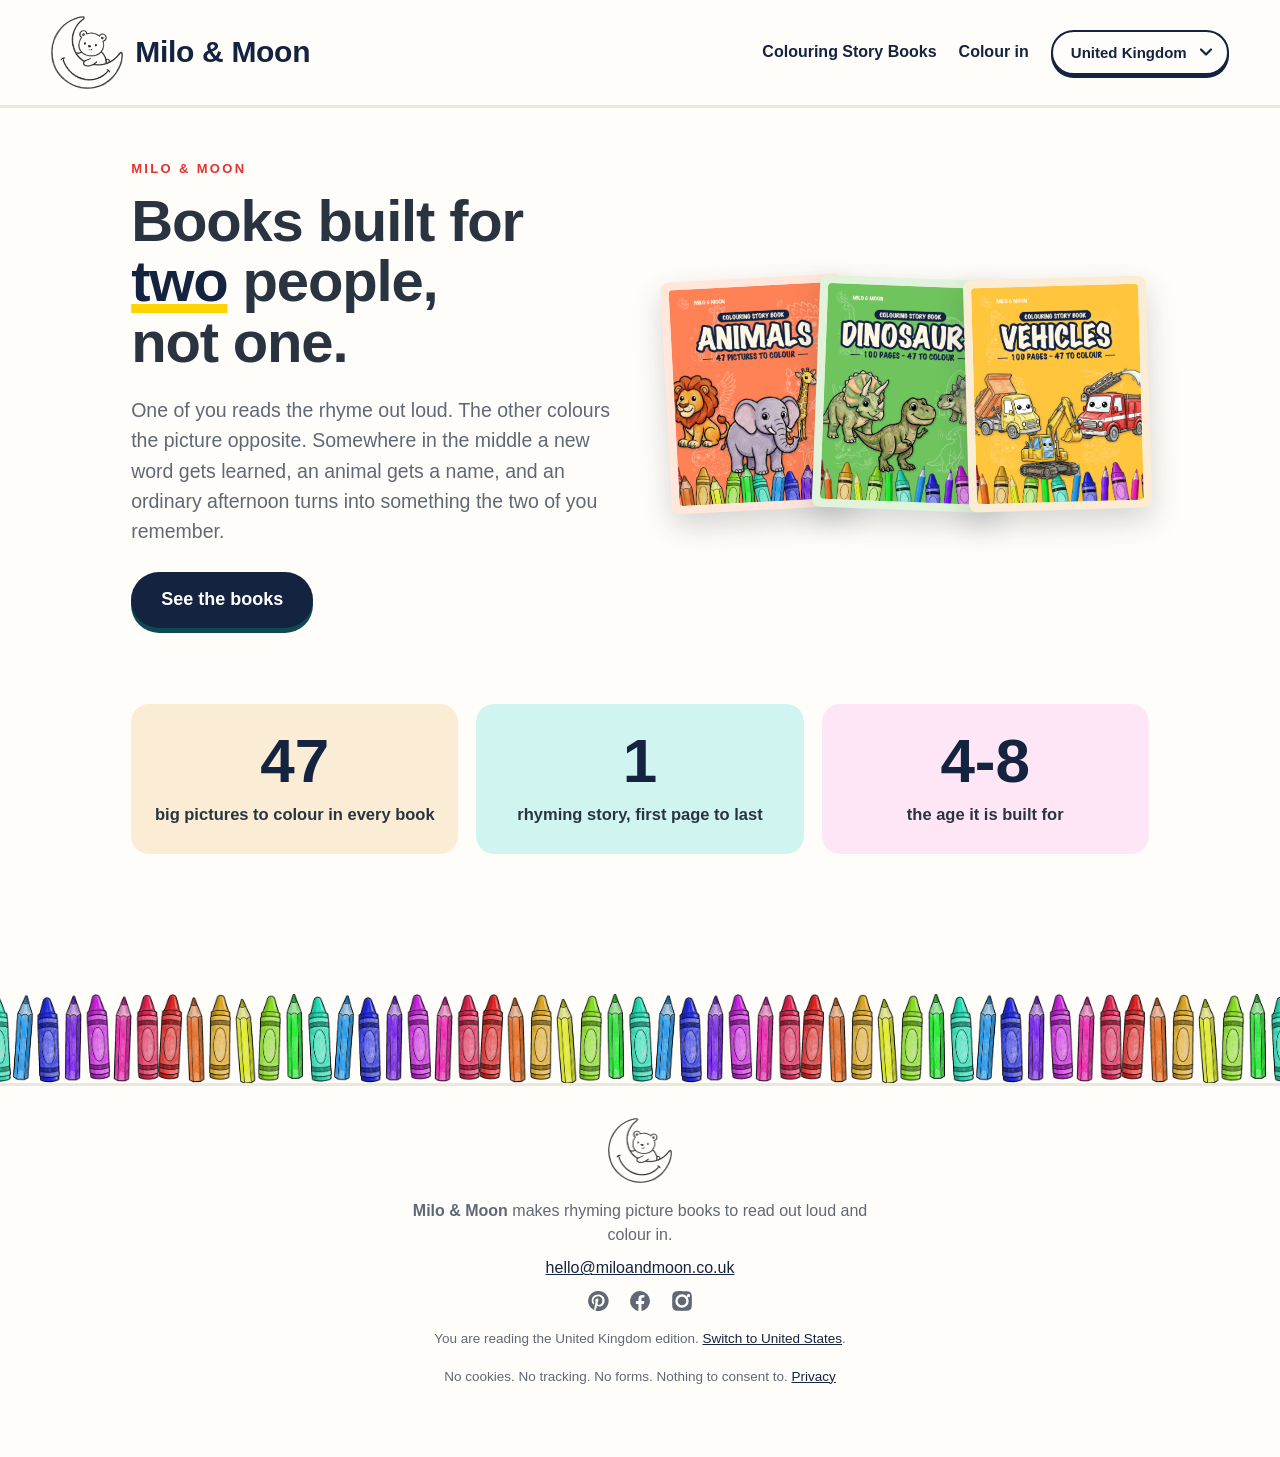
<file: index.html>
<!doctype html>
<html lang="en-GB">
<head>
<meta charset="utf-8">
<meta name="viewport" content="width=device-width, initial-scale=1">
<title>Milo &amp; Moon — picture books to read out loud and colour in</title>
<meta name="description" content="Rhyming picture books to read out loud and colour in, for children aged 4 to 8. One continuous story, 47 big pictures, one subject a page.">
<link rel="canonical" href="https://miloandmoon.co.uk/">
<link rel="alternate" hreflang="en-GB" href="https://miloandmoon.co.uk/">
<link rel="alternate" hreflang="en-US" href="https://miloandmoon.co.uk/us/">
<link rel="alternate" hreflang="x-default" href="https://miloandmoon.co.uk/">
<meta property="og:type" content="website">
<meta property="og:site_name" content="Milo &amp; Moon">
<meta property="og:locale" content="en_GB">
<meta property="og:title" content="Milo &amp; Moon — picture books to read out loud and colour in">
<meta property="og:description" content="Rhyming picture books to read out loud and colour in, for children aged 4 to 8. One continuous story, 47 big pictures, one subject a page.">
<meta property="og:url" content="https://miloandmoon.co.uk/">
<meta property="og:image" content="https://miloandmoon.co.uk/brand/share.png">
<meta name="twitter:card" content="summary_large_image">
<meta name="twitter:image" content="https://miloandmoon.co.uk/brand/share.png">
<link rel="stylesheet" href="/style.css?v=e9f7b842">
<link rel="icon" href="/favicon.ico" sizes="any">
<link rel="icon" href="/favicon-32.png" type="image/png" sizes="32x32">
<link rel="apple-touch-icon" href="/apple-touch-icon.png">
<script type="application/ld+json">{"@context": "https://schema.org", "@type": "Organization", "name": "Milo & Moon", "url": "https://miloandmoon.co.uk/", "logo": "https://miloandmoon.co.uk/brand/logo.png", "email": "hello@miloandmoon.co.uk", "description": "Publisher of rhyming colouring story books for children aged 4 to 8."}</script>
</head>
<body style="--field:#FBECD5">
<a class="skip" href="#main">Skip to content</a>
<header class="site">
  <a class="brand" href="/">
    <img src="/brand/logo.png" alt="" width="515" height="520">
    <span>Milo &amp; Moon</span>
  </a>
  <nav>
    <a href="/colouring-story-books/">Colouring Story Books</a>
    <a href="/colours/">Colour in</a>
    <label class="lang">
      <span class="vh">Edition</span>
      <select onchange="location.href=this.value"><option value="/" selected>United Kingdom</option><option value="/us/">United States</option></select>
    </label>
  </nav>
</header>
<main id="main">

  <section class="hero">
    <div class="hero-copy">
      <p class="eyebrow">Milo &amp; Moon</p>
      <h1>Books built for <em>two</em> people, not one.</h1>
      <p class="lede">One of you reads the rhyme out loud. The other colours the picture opposite. Somewhere in the middle a new word gets learned, an animal gets a name, and an ordinary afternoon turns into something the two of you remember.</p>
      <a class="cta" href="/colouring-story-books/">See the books</a>
    </div>
    <div class="fan">
      <a class="fanned" href="/books/animals/"
         style="--tilt:-3.0deg;--field:#FFE7DC">
        <img src="/books/animals/cover-uk.png"
             alt="Animals, a colouring story book"
             width="900" height="1165">
      </a>
      <a class="fanned" href="/books/dinosaurs/"
         style="--tilt:2.2deg;--field:#E2F3DC">
        <img src="/books/dinosaurs/cover-uk.png"
             alt="Dinosaurs, a colouring story book"
             width="900" height="1165">
      </a>
      <a class="fanned" href="/books/vehicles/"
         style="--tilt:-1.6deg;--field:#FBECD5">
        <img src="/books/vehicles/cover-uk.png"
             alt="Vehicles, a colouring story book"
             width="900" height="1165">
      </a></div>
  </section>

  <section class="pitch">
    <div class="bit"><span class="num">47</span><p>big pictures to colour in every book</p></div>
    <div class="bit"><span class="num">1</span><p>rhyming story, first page to last</p></div>
    <div class="bit"><span class="num">4-8</span><p>the age it is built for</p></div>
  </section>

</main>
<div class="crayons" role="presentation"></div>
<footer class="site">
  <img src="/brand/logo.png" alt="" width="515" height="520">
  <p><strong>Milo &amp; Moon</strong> makes rhyming picture books to read out loud and colour in.</p>
  <p><a href="mailto:hello@miloandmoon.co.uk">hello@miloandmoon.co.uk</a></p>
  <p class="social"><a href="https://www.pinterest.co.uk/miloandmoonbooks/" rel="me noopener" aria-label="Pinterest" title="Pinterest"><svg viewBox="0 0 24 24" width="24" height="24" aria-hidden="true"><path fill="currentColor" d="M12 2a10 10 0 0 0-3.6 19.3c-.1-.8-.2-2 0-2.9l1.2-5.1s-.3-.6-.3-1.5c0-1.4.8-2.4 1.8-2.4.9 0 1.3.6 1.3 1.4 0 .9-.5 2.2-.8 3.4-.2 1 .5 1.8 1.5 1.8 1.8 0 3.2-1.9 3.2-4.7 0-2.4-1.8-4.1-4.3-4.1-2.9 0-4.6 2.2-4.6 4.5 0 .9.3 1.8.8 2.3.1.1.1.2.1.3l-.3 1.1c0 .2-.1.2-.3.1-1.3-.6-2-2.4-2-3.9 0-3.2 2.3-6.1 6.7-6.1 3.5 0 6.2 2.5 6.2 5.8 0 3.5-2.2 6.3-5.2 6.3-1 0-2-.5-2.3-1.2l-.6 2.4c-.2.9-.8 2-1.2 2.6A10 10 0 1 0 12 2z"/></svg></a><a href="https://www.facebook.com/miloandmoonbooks" rel="me noopener" aria-label="Facebook" title="Facebook"><svg viewBox="0 0 24 24" width="24" height="24" aria-hidden="true"><path fill="currentColor" d="M22 12a10 10 0 1 0-11.6 9.9v-7H7.9V12h2.5V9.8c0-2.5 1.5-3.9 3.8-3.9 1.1 0 2.2.2 2.2.2v2.5h-1.3c-1.2 0-1.6.8-1.6 1.6V12h2.8l-.4 2.9h-2.4v7A10 10 0 0 0 22 12z"/></svg></a><a href="https://www.instagram.com/miloandmoonbooks/" rel="me noopener" aria-label="Instagram" title="Instagram"><svg viewBox="0 0 24 24" width="24" height="24" aria-hidden="true"><path fill="currentColor" d="M12 2.2c3.2 0 3.6 0 4.9.1 3.3.1 4.8 1.7 4.9 4.9.1 1.3.1 1.7.1 4.8s0 3.6-.1 4.9c-.1 3.2-1.7 4.8-4.9 4.9-1.3.1-1.7.1-4.9.1s-3.6 0-4.9-.1c-3.2-.1-4.8-1.7-4.9-4.9C2.2 15.6 2.2 15.2 2.2 12s0-3.6.1-4.9c.1-3.2 1.7-4.8 4.9-4.9 1.3-.1 1.7-.1 4.8-.1zm0 3.1a6.7 6.7 0 1 0 0 13.4 6.7 6.7 0 0 0 0-13.4zm0 11a4.3 4.3 0 1 1 0-8.6 4.3 4.3 0 0 1 0 8.6zm6.9-11.2a1.6 1.6 0 1 0 0 3.1 1.6 1.6 0 0 0 0-3.1z"/></svg></a></p>
  <p class="fine">You are reading the United Kingdom edition.
     <a href="/us/">Switch to United States</a>.</p>
  <p class="fine">No cookies. No tracking. No forms. Nothing to consent to.
     <a href="/privacy/">Privacy</a></p>
</footer>
</body>
</html>
</file>
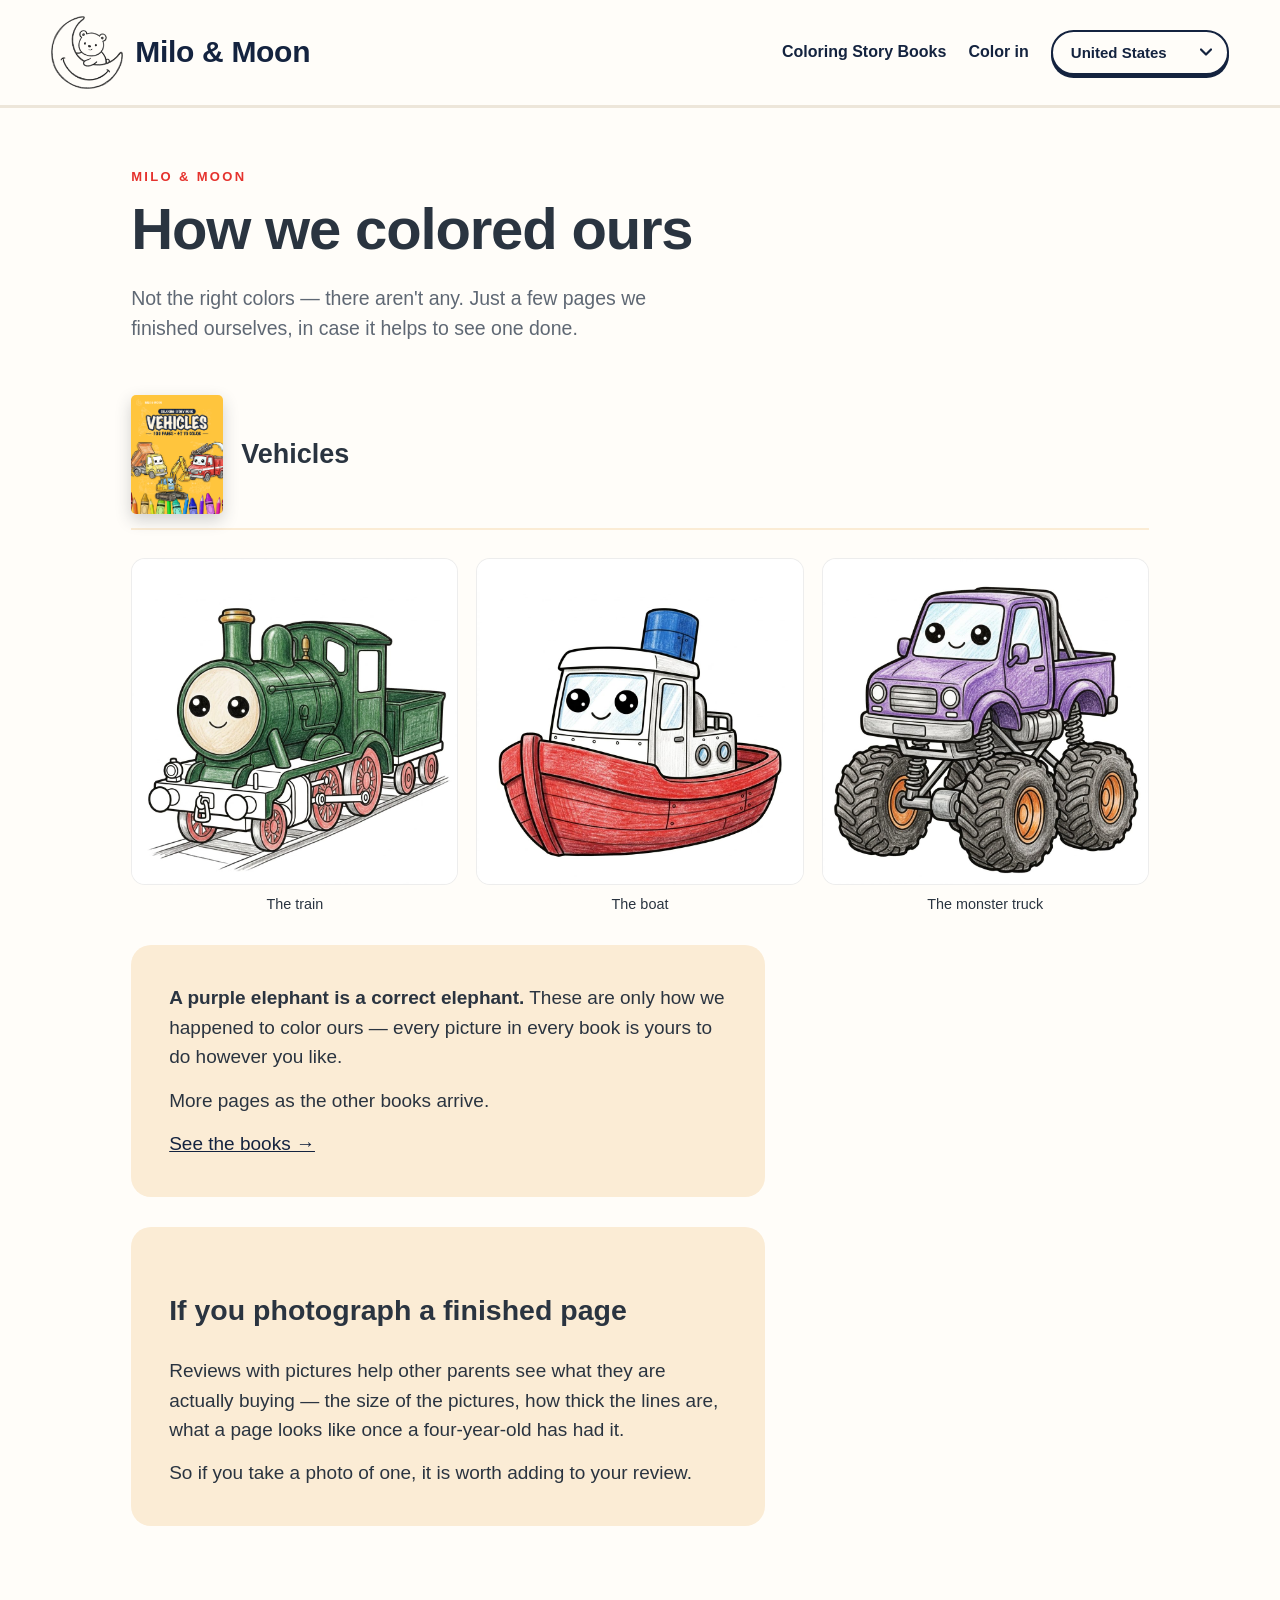
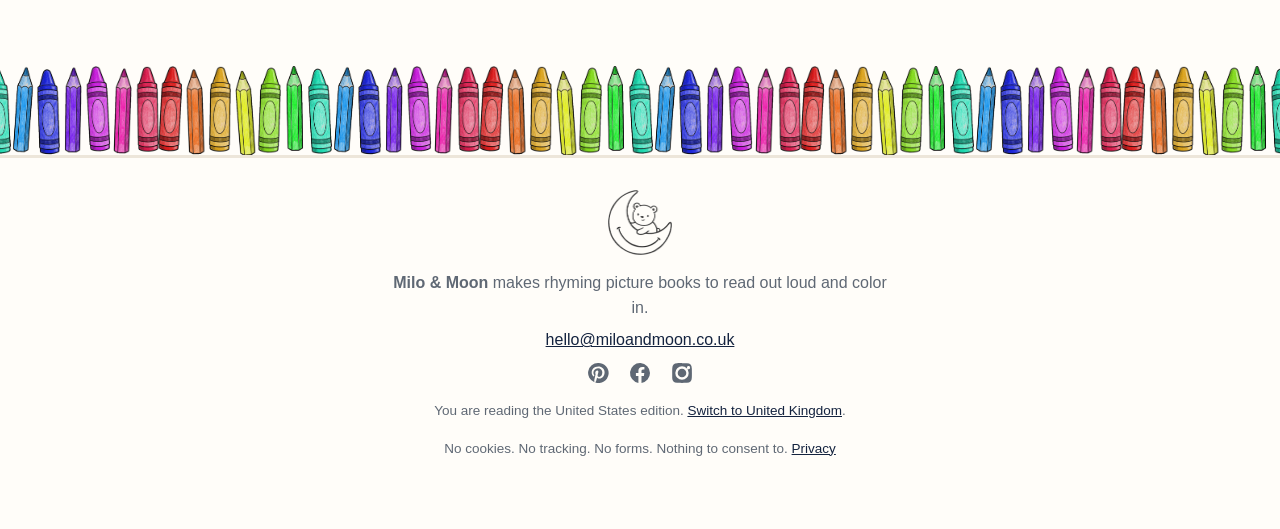
<file: colors/index.html>
<!doctype html>
<html lang="en-US">
<head>
<meta charset="utf-8">
<meta name="viewport" content="width=device-width, initial-scale=1">
<title>How we colored ours — Milo &amp; Moon</title>
<meta name="description" content="A few pages we finished ourselves — not the right colors, there aren&#x27;t any.">
<link rel="canonical" href="https://miloandmoon.co.uk/colors/">
<link rel="alternate" hreflang="en-GB" href="https://miloandmoon.co.uk/colours/">
<link rel="alternate" hreflang="en-US" href="https://miloandmoon.co.uk/colors/">
<link rel="alternate" hreflang="x-default" href="https://miloandmoon.co.uk/colours/">
<meta property="og:type" content="website">
<meta property="og:site_name" content="Milo &amp; Moon">
<meta property="og:locale" content="en_US">
<meta property="og:title" content="How we colored ours — Milo &amp; Moon">
<meta property="og:description" content="A few pages we finished ourselves — not the right colors, there aren&#x27;t any.">
<meta property="og:url" content="https://miloandmoon.co.uk/colors/">
<meta property="og:image" content="https://miloandmoon.co.uk/brand/share.png">
<meta name="twitter:card" content="summary_large_image">
<meta name="twitter:image" content="https://miloandmoon.co.uk/brand/share.png">
<link rel="stylesheet" href="/style.css?v=e9f7b842">
<link rel="icon" href="/favicon.ico" sizes="any">
<link rel="icon" href="/favicon-32.png" type="image/png" sizes="32x32">
<link rel="apple-touch-icon" href="/apple-touch-icon.png">

</head>
<body style="--field:#FBECD5">
<a class="skip" href="#main">Skip to content</a>
<header class="site">
  <a class="brand" href="/us/">
    <img src="/brand/logo.png" alt="" width="515" height="520">
    <span>Milo &amp; Moon</span>
  </a>
  <nav>
    <a href="/us/coloring-story-books/">Coloring Story Books</a>
    <a href="/colors/">Color in</a>
    <label class="lang">
      <span class="vh">Edition</span>
      <select onchange="location.href=this.value"><option value="/colours/">United Kingdom</option><option value="/colors/" selected>United States</option></select>
    </label>
  </nav>
</header>
<main id="main">

  <section class="pagehead">
    <p class="eyebrow">Milo &amp; Moon</p>
    <h1>How we colored ours</h1>
    <p class="lede">Not the right colors &mdash; there aren't any. Just a few
       pages we finished ourselves, in case it helps to see one done.</p>
  </section>
  <section class="bookgroup">
    <div class="bookgroup-head">
      <img class="bookgroup-cover" src="/books/vehicles/cover-us.png"
           alt="The cover of Vehicles" width="150" height="194" loading="lazy">
      <h2>Vehicles</h2>
    </div>
    <div class="finished">
      <figure>
        <img src="/brand/finished-train.jpg" alt="A green steam train from Vehicles, colored in"
             width="520" height="520" loading="lazy">
        <figcaption>The train</figcaption>
      </figure>
      <figure>
        <img src="/brand/finished-boat.jpg" alt="A red tug boat from Vehicles, colored in"
             width="520" height="520" loading="lazy">
        <figcaption>The boat</figcaption>
      </figure>
      <figure>
        <img src="/brand/finished-monster-truck.jpg" alt="A purple monster truck from Vehicles, colored in"
             width="520" height="520" loading="lazy">
        <figcaption>The monster truck</figcaption>
      </figure>
    </div>
  </section>
  <section class="soon">
    <p><strong>A purple elephant is a correct elephant.</strong> These are only
       how we happened to color ours &mdash; every picture in every book is
       yours to do however you like.</p>
    <p>More pages as the other books arrive.</p>
    <p><a href="/us/coloring-story-books/">See the books &rarr;</a></p>
  </section>
  <section class="soon">
    <h2>If you photograph a finished page</h2>
    <p>Reviews with pictures help other parents see what they are actually
       buying &mdash; the size of the pictures, how thick the lines are, what a
       page looks like once a four-year-old has had it.</p>
    <p>So if you take a photo of one, it is worth adding to your review.</p>
  </section>

</main>
<div class="crayons" role="presentation"></div>
<footer class="site">
  <img src="/brand/logo.png" alt="" width="515" height="520">
  <p><strong>Milo &amp; Moon</strong> makes rhyming picture books to read out loud and color in.</p>
  <p><a href="mailto:hello@miloandmoon.co.uk">hello@miloandmoon.co.uk</a></p>
  <p class="social"><a href="https://www.pinterest.co.uk/miloandmoonbooks/" rel="me noopener" aria-label="Pinterest" title="Pinterest"><svg viewBox="0 0 24 24" width="24" height="24" aria-hidden="true"><path fill="currentColor" d="M12 2a10 10 0 0 0-3.6 19.3c-.1-.8-.2-2 0-2.9l1.2-5.1s-.3-.6-.3-1.5c0-1.4.8-2.4 1.8-2.4.9 0 1.3.6 1.3 1.4 0 .9-.5 2.2-.8 3.4-.2 1 .5 1.8 1.5 1.8 1.8 0 3.2-1.9 3.2-4.7 0-2.4-1.8-4.1-4.3-4.1-2.9 0-4.6 2.2-4.6 4.5 0 .9.3 1.8.8 2.3.1.1.1.2.1.3l-.3 1.1c0 .2-.1.2-.3.1-1.3-.6-2-2.4-2-3.9 0-3.2 2.3-6.1 6.7-6.1 3.5 0 6.2 2.5 6.2 5.8 0 3.5-2.2 6.3-5.2 6.3-1 0-2-.5-2.3-1.2l-.6 2.4c-.2.9-.8 2-1.2 2.6A10 10 0 1 0 12 2z"/></svg></a><a href="https://www.facebook.com/miloandmoonbooks" rel="me noopener" aria-label="Facebook" title="Facebook"><svg viewBox="0 0 24 24" width="24" height="24" aria-hidden="true"><path fill="currentColor" d="M22 12a10 10 0 1 0-11.6 9.9v-7H7.9V12h2.5V9.8c0-2.5 1.5-3.9 3.8-3.9 1.1 0 2.2.2 2.2.2v2.5h-1.3c-1.2 0-1.6.8-1.6 1.6V12h2.8l-.4 2.9h-2.4v7A10 10 0 0 0 22 12z"/></svg></a><a href="https://www.instagram.com/miloandmoonbooks/" rel="me noopener" aria-label="Instagram" title="Instagram"><svg viewBox="0 0 24 24" width="24" height="24" aria-hidden="true"><path fill="currentColor" d="M12 2.2c3.2 0 3.6 0 4.9.1 3.3.1 4.8 1.7 4.9 4.9.1 1.3.1 1.7.1 4.8s0 3.6-.1 4.9c-.1 3.2-1.7 4.8-4.9 4.9-1.3.1-1.7.1-4.9.1s-3.6 0-4.9-.1c-3.2-.1-4.8-1.7-4.9-4.9C2.2 15.6 2.2 15.2 2.2 12s0-3.6.1-4.9c.1-3.2 1.7-4.8 4.9-4.9 1.3-.1 1.7-.1 4.8-.1zm0 3.1a6.7 6.7 0 1 0 0 13.4 6.7 6.7 0 0 0 0-13.4zm0 11a4.3 4.3 0 1 1 0-8.6 4.3 4.3 0 0 1 0 8.6zm6.9-11.2a1.6 1.6 0 1 0 0 3.1 1.6 1.6 0 0 0 0-3.1z"/></svg></a></p>
  <p class="fine">You are reading the United States edition.
     <a href="/colours/">Switch to United Kingdom</a>.</p>
  <p class="fine">No cookies. No tracking. No forms. Nothing to consent to.
     <a href="/privacy/">Privacy</a></p>
</footer>
</body>
</html>
</file>
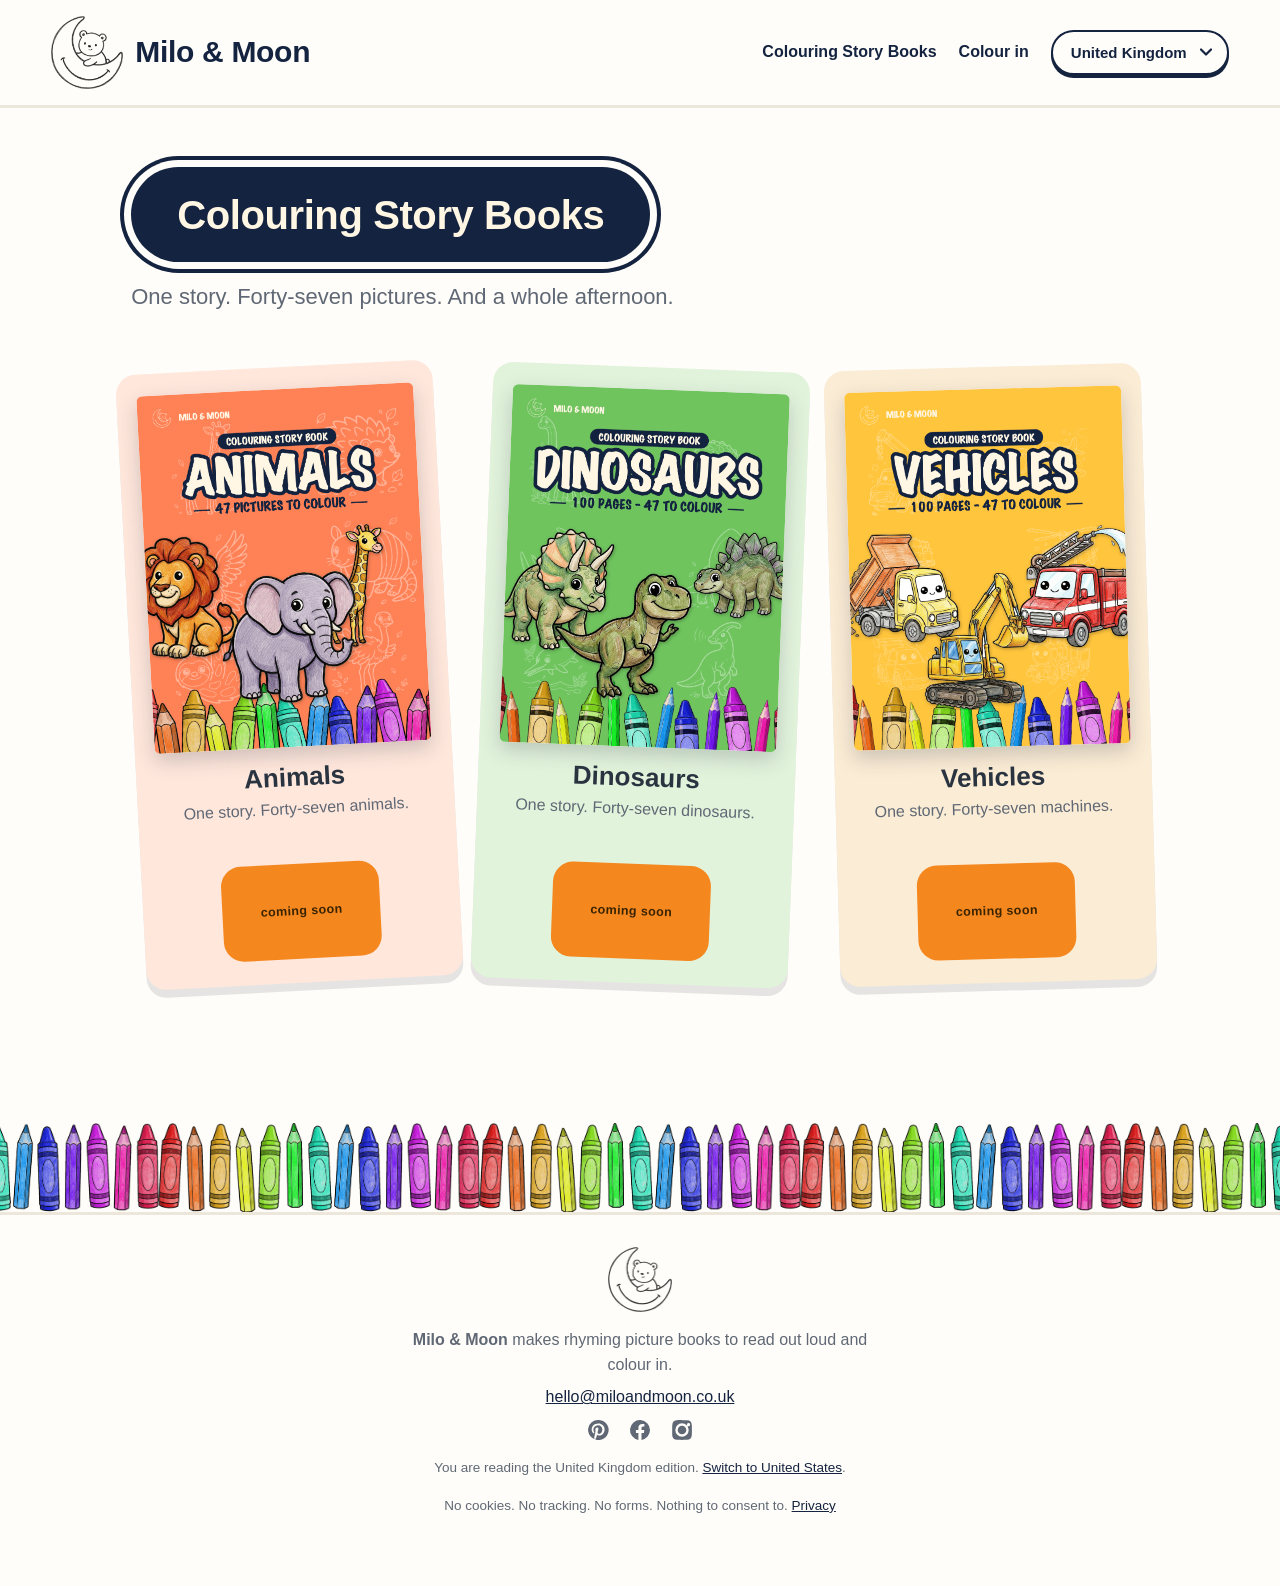
<file: colouring-story-books/index.html>
<!doctype html>
<html lang="en-GB">
<head>
<meta charset="utf-8">
<meta name="viewport" content="width=device-width, initial-scale=1">
<title>Colouring Story Books — Milo &amp; Moon</title>
<meta name="description" content="One story. Forty-seven pictures. And a whole afternoon. Every Milo &amp; Moon colouring story book: 47 big pictures to colour and one rhyming story, for ages 4 to 8.">
<link rel="canonical" href="https://miloandmoon.co.uk/colouring-story-books/">
<link rel="alternate" hreflang="en-GB" href="https://miloandmoon.co.uk/colouring-story-books/">
<link rel="alternate" hreflang="en-US" href="https://miloandmoon.co.uk/us/coloring-story-books/">
<link rel="alternate" hreflang="x-default" href="https://miloandmoon.co.uk/colouring-story-books/">
<meta property="og:type" content="website">
<meta property="og:site_name" content="Milo &amp; Moon">
<meta property="og:locale" content="en_GB">
<meta property="og:title" content="Colouring Story Books — Milo &amp; Moon">
<meta property="og:description" content="One story. Forty-seven pictures. And a whole afternoon. Every Milo &amp; Moon colouring story book: 47 big pictures to colour and one rhyming story, for ages 4 to 8.">
<meta property="og:url" content="https://miloandmoon.co.uk/colouring-story-books/">
<meta property="og:image" content="https://miloandmoon.co.uk/brand/share.png">
<meta name="twitter:card" content="summary_large_image">
<meta name="twitter:image" content="https://miloandmoon.co.uk/brand/share.png">
<link rel="stylesheet" href="/style.css?v=e9f7b842">
<link rel="icon" href="/favicon.ico" sizes="any">
<link rel="icon" href="/favicon-32.png" type="image/png" sizes="32x32">
<link rel="apple-touch-icon" href="/apple-touch-icon.png">
<script type="application/ld+json">{"@context": "https://schema.org", "@type": "ItemList", "name": "Colouring Story Books", "itemListElement": [{"@type": "ListItem", "position": 1, "url": "https://miloandmoon.co.uk/books/animals/", "name": "Animals"}, {"@type": "ListItem", "position": 2, "url": "https://miloandmoon.co.uk/books/dinosaurs/", "name": "Dinosaurs"}, {"@type": "ListItem", "position": 3, "url": "https://miloandmoon.co.uk/books/vehicles/", "name": "Vehicles"}]}</script>
</head>
<body style="--field:#FBECD5">
<a class="skip" href="#main">Skip to content</a>
<header class="site">
  <a class="brand" href="/">
    <img src="/brand/logo.png" alt="" width="515" height="520">
    <span>Milo &amp; Moon</span>
  </a>
  <nav>
    <a href="/colouring-story-books/">Colouring Story Books</a>
    <a href="/colours/">Colour in</a>
    <label class="lang">
      <span class="vh">Edition</span>
      <select onchange="location.href=this.value"><option value="/colouring-story-books/" selected>United Kingdom</option><option value="/us/coloring-story-books/">United States</option></select>
    </label>
  </nav>
</header>
<main id="main">

  <section class="pagehead">
    <p class="badge">Colouring Story Books</p>
    <p class="lede big">One story. Forty-seven pictures. And a whole afternoon.</p>
  </section>
  <section class="books">
      <a class="book" href="/books/animals/"
         style="--field:#FFE7DC;--tilt:-3.0deg">
        <span class="shelf"><img src="/books/animals/cover-uk.png"
             alt="Animals, a colouring story book"
             loading="lazy" width="900" height="1165"></span>
        <span class="meta">
          <span class="bt">Animals</span>
          <span class="bd">One story. Forty-seven animals.</span>
          <span class="market soon">coming soon</span>
        </span>
      </a>
      <a class="book" href="/books/dinosaurs/"
         style="--field:#E2F3DC;--tilt:2.2deg">
        <span class="shelf"><img src="/books/dinosaurs/cover-uk.png"
             alt="Dinosaurs, a colouring story book"
             loading="lazy" width="900" height="1165"></span>
        <span class="meta">
          <span class="bt">Dinosaurs</span>
          <span class="bd">One story. Forty-seven dinosaurs.</span>
          <span class="market soon">coming soon</span>
        </span>
      </a>
      <a class="book" href="/books/vehicles/"
         style="--field:#FBECD5;--tilt:-1.6deg">
        <span class="shelf"><img src="/books/vehicles/cover-uk.png"
             alt="Vehicles, a colouring story book"
             loading="lazy" width="900" height="1165"></span>
        <span class="meta">
          <span class="bt">Vehicles</span>
          <span class="bd">One story. Forty-seven machines.</span>
          <span class="market soon">coming soon</span>
        </span>
      </a></section>

</main>
<div class="crayons" role="presentation"></div>
<footer class="site">
  <img src="/brand/logo.png" alt="" width="515" height="520">
  <p><strong>Milo &amp; Moon</strong> makes rhyming picture books to read out loud and colour in.</p>
  <p><a href="mailto:hello@miloandmoon.co.uk">hello@miloandmoon.co.uk</a></p>
  <p class="social"><a href="https://www.pinterest.co.uk/miloandmoonbooks/" rel="me noopener" aria-label="Pinterest" title="Pinterest"><svg viewBox="0 0 24 24" width="24" height="24" aria-hidden="true"><path fill="currentColor" d="M12 2a10 10 0 0 0-3.6 19.3c-.1-.8-.2-2 0-2.9l1.2-5.1s-.3-.6-.3-1.5c0-1.4.8-2.4 1.8-2.4.9 0 1.3.6 1.3 1.4 0 .9-.5 2.2-.8 3.4-.2 1 .5 1.8 1.5 1.8 1.8 0 3.2-1.9 3.2-4.7 0-2.4-1.8-4.1-4.3-4.1-2.9 0-4.6 2.2-4.6 4.5 0 .9.3 1.8.8 2.3.1.1.1.2.1.3l-.3 1.1c0 .2-.1.2-.3.1-1.3-.6-2-2.4-2-3.9 0-3.2 2.3-6.1 6.7-6.1 3.5 0 6.2 2.5 6.2 5.8 0 3.5-2.2 6.3-5.2 6.3-1 0-2-.5-2.3-1.2l-.6 2.4c-.2.9-.8 2-1.2 2.6A10 10 0 1 0 12 2z"/></svg></a><a href="https://www.facebook.com/miloandmoonbooks" rel="me noopener" aria-label="Facebook" title="Facebook"><svg viewBox="0 0 24 24" width="24" height="24" aria-hidden="true"><path fill="currentColor" d="M22 12a10 10 0 1 0-11.6 9.9v-7H7.9V12h2.5V9.8c0-2.5 1.5-3.9 3.8-3.9 1.1 0 2.2.2 2.2.2v2.5h-1.3c-1.2 0-1.6.8-1.6 1.6V12h2.8l-.4 2.9h-2.4v7A10 10 0 0 0 22 12z"/></svg></a><a href="https://www.instagram.com/miloandmoonbooks/" rel="me noopener" aria-label="Instagram" title="Instagram"><svg viewBox="0 0 24 24" width="24" height="24" aria-hidden="true"><path fill="currentColor" d="M12 2.2c3.2 0 3.6 0 4.9.1 3.3.1 4.8 1.7 4.9 4.9.1 1.3.1 1.7.1 4.8s0 3.6-.1 4.9c-.1 3.2-1.7 4.8-4.9 4.9-1.3.1-1.7.1-4.9.1s-3.6 0-4.9-.1c-3.2-.1-4.8-1.7-4.9-4.9C2.2 15.6 2.2 15.2 2.2 12s0-3.6.1-4.9c.1-3.2 1.7-4.8 4.9-4.9 1.3-.1 1.7-.1 4.8-.1zm0 3.1a6.7 6.7 0 1 0 0 13.4 6.7 6.7 0 0 0 0-13.4zm0 11a4.3 4.3 0 1 1 0-8.6 4.3 4.3 0 0 1 0 8.6zm6.9-11.2a1.6 1.6 0 1 0 0 3.1 1.6 1.6 0 0 0 0-3.1z"/></svg></a></p>
  <p class="fine">You are reading the United Kingdom edition.
     <a href="/us/coloring-story-books/">Switch to United States</a>.</p>
  <p class="fine">No cookies. No tracking. No forms. Nothing to consent to.
     <a href="/privacy/">Privacy</a></p>
</footer>
</body>
</html>
</file>
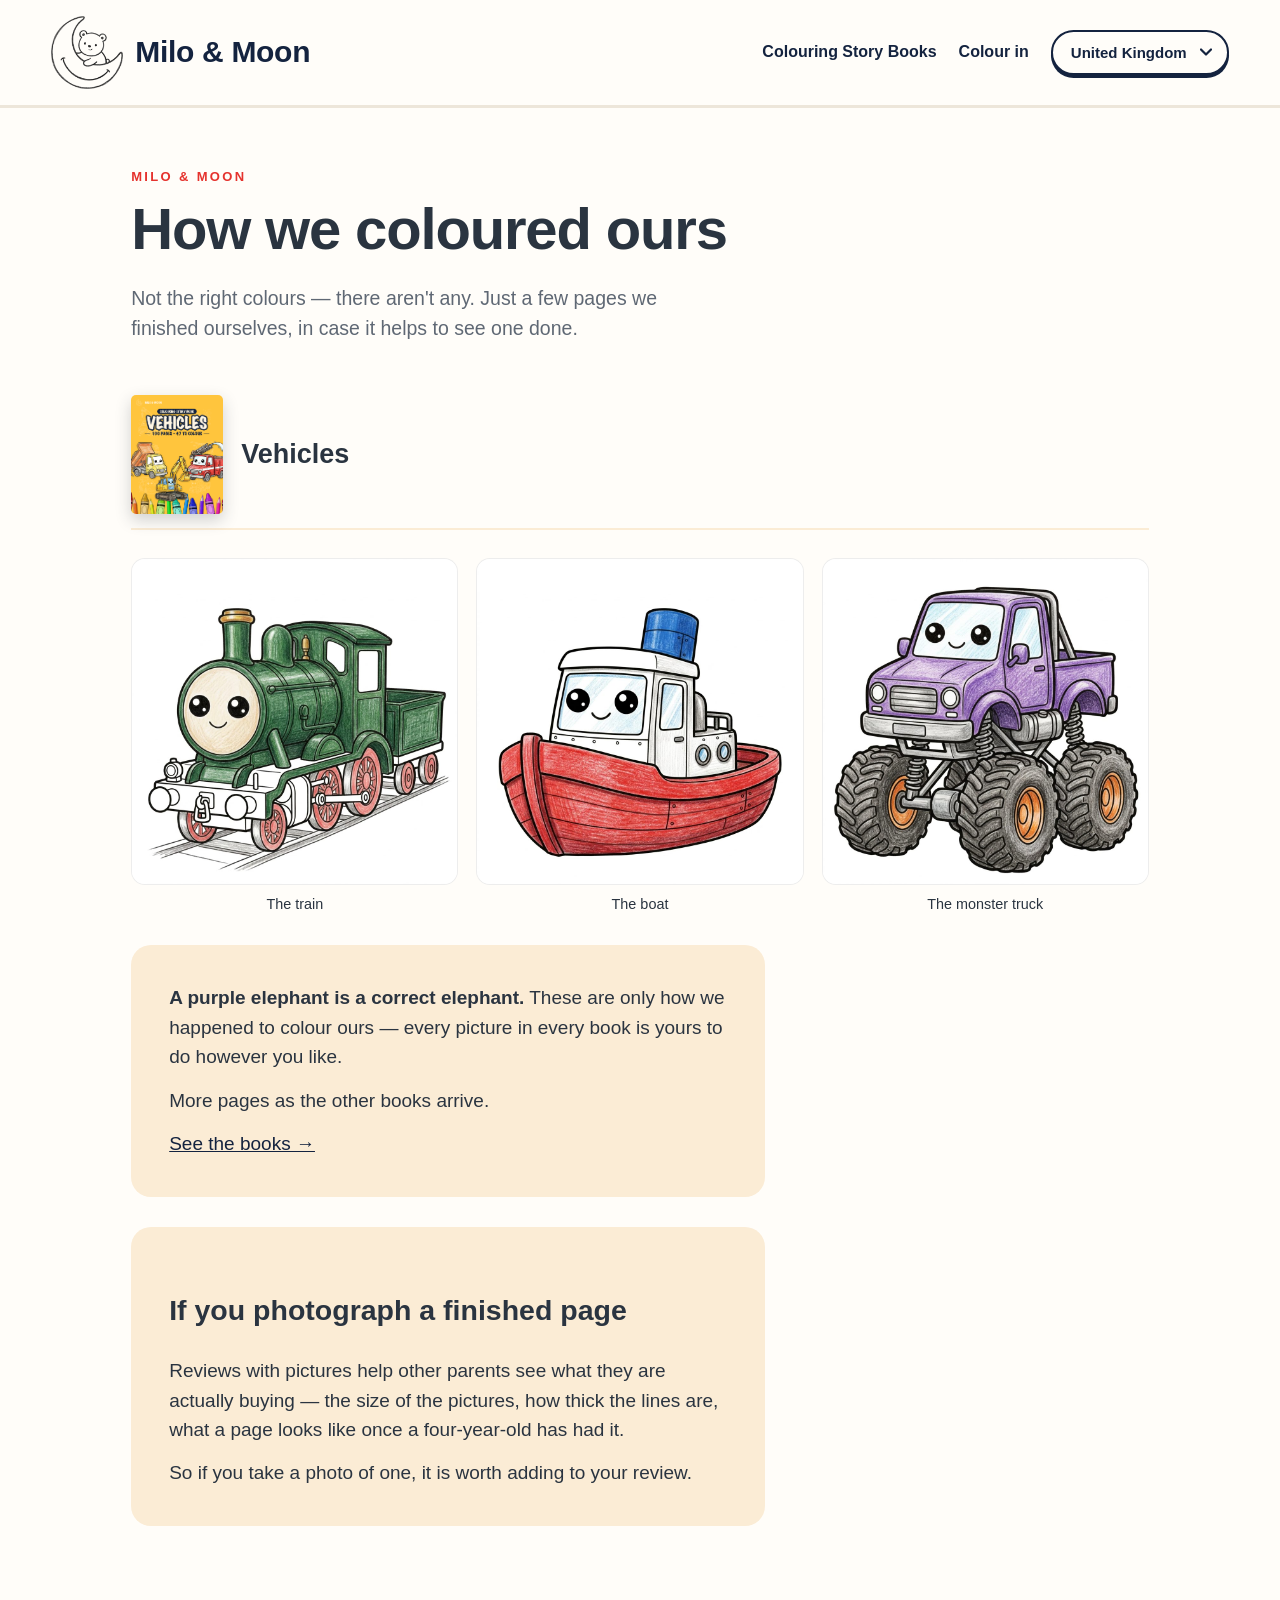
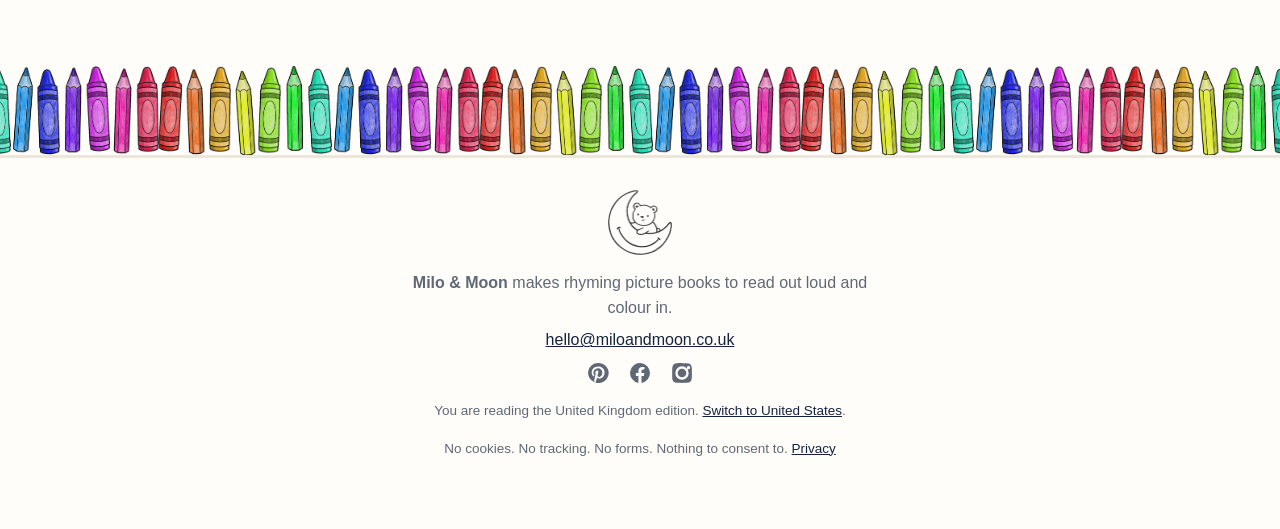
<file: colours/index.html>
<!doctype html>
<html lang="en-GB">
<head>
<meta charset="utf-8">
<meta name="viewport" content="width=device-width, initial-scale=1">
<title>How we coloured ours — Milo &amp; Moon</title>
<meta name="description" content="A few pages we finished ourselves — not the right colours, there aren&#x27;t any.">
<link rel="canonical" href="https://miloandmoon.co.uk/colours/">
<link rel="alternate" hreflang="en-GB" href="https://miloandmoon.co.uk/colours/">
<link rel="alternate" hreflang="en-US" href="https://miloandmoon.co.uk/colors/">
<link rel="alternate" hreflang="x-default" href="https://miloandmoon.co.uk/colours/">
<meta property="og:type" content="website">
<meta property="og:site_name" content="Milo &amp; Moon">
<meta property="og:locale" content="en_GB">
<meta property="og:title" content="How we coloured ours — Milo &amp; Moon">
<meta property="og:description" content="A few pages we finished ourselves — not the right colours, there aren&#x27;t any.">
<meta property="og:url" content="https://miloandmoon.co.uk/colours/">
<meta property="og:image" content="https://miloandmoon.co.uk/brand/share.png">
<meta name="twitter:card" content="summary_large_image">
<meta name="twitter:image" content="https://miloandmoon.co.uk/brand/share.png">
<link rel="stylesheet" href="/style.css?v=e9f7b842">
<link rel="icon" href="/favicon.ico" sizes="any">
<link rel="icon" href="/favicon-32.png" type="image/png" sizes="32x32">
<link rel="apple-touch-icon" href="/apple-touch-icon.png">

</head>
<body style="--field:#FBECD5">
<a class="skip" href="#main">Skip to content</a>
<header class="site">
  <a class="brand" href="/">
    <img src="/brand/logo.png" alt="" width="515" height="520">
    <span>Milo &amp; Moon</span>
  </a>
  <nav>
    <a href="/colouring-story-books/">Colouring Story Books</a>
    <a href="/colours/">Colour in</a>
    <label class="lang">
      <span class="vh">Edition</span>
      <select onchange="location.href=this.value"><option value="/colours/" selected>United Kingdom</option><option value="/colors/">United States</option></select>
    </label>
  </nav>
</header>
<main id="main">

  <section class="pagehead">
    <p class="eyebrow">Milo &amp; Moon</p>
    <h1>How we coloured ours</h1>
    <p class="lede">Not the right colours &mdash; there aren't any. Just a few
       pages we finished ourselves, in case it helps to see one done.</p>
  </section>
  <section class="bookgroup">
    <div class="bookgroup-head">
      <img class="bookgroup-cover" src="/books/vehicles/cover-uk.png"
           alt="The cover of Vehicles" width="150" height="194" loading="lazy">
      <h2>Vehicles</h2>
    </div>
    <div class="finished">
      <figure>
        <img src="/brand/finished-train.jpg" alt="A green steam train from Vehicles, coloured in"
             width="520" height="520" loading="lazy">
        <figcaption>The train</figcaption>
      </figure>
      <figure>
        <img src="/brand/finished-boat.jpg" alt="A red tug boat from Vehicles, coloured in"
             width="520" height="520" loading="lazy">
        <figcaption>The boat</figcaption>
      </figure>
      <figure>
        <img src="/brand/finished-monster-truck.jpg" alt="A purple monster truck from Vehicles, coloured in"
             width="520" height="520" loading="lazy">
        <figcaption>The monster truck</figcaption>
      </figure>
    </div>
  </section>
  <section class="soon">
    <p><strong>A purple elephant is a correct elephant.</strong> These are only
       how we happened to colour ours &mdash; every picture in every book is
       yours to do however you like.</p>
    <p>More pages as the other books arrive.</p>
    <p><a href="/colouring-story-books/">See the books &rarr;</a></p>
  </section>
  <section class="soon">
    <h2>If you photograph a finished page</h2>
    <p>Reviews with pictures help other parents see what they are actually
       buying &mdash; the size of the pictures, how thick the lines are, what a
       page looks like once a four-year-old has had it.</p>
    <p>So if you take a photo of one, it is worth adding to your review.</p>
  </section>

</main>
<div class="crayons" role="presentation"></div>
<footer class="site">
  <img src="/brand/logo.png" alt="" width="515" height="520">
  <p><strong>Milo &amp; Moon</strong> makes rhyming picture books to read out loud and colour in.</p>
  <p><a href="mailto:hello@miloandmoon.co.uk">hello@miloandmoon.co.uk</a></p>
  <p class="social"><a href="https://www.pinterest.co.uk/miloandmoonbooks/" rel="me noopener" aria-label="Pinterest" title="Pinterest"><svg viewBox="0 0 24 24" width="24" height="24" aria-hidden="true"><path fill="currentColor" d="M12 2a10 10 0 0 0-3.6 19.3c-.1-.8-.2-2 0-2.9l1.2-5.1s-.3-.6-.3-1.5c0-1.4.8-2.4 1.8-2.4.9 0 1.3.6 1.3 1.4 0 .9-.5 2.2-.8 3.4-.2 1 .5 1.8 1.5 1.8 1.8 0 3.2-1.9 3.2-4.7 0-2.4-1.8-4.1-4.3-4.1-2.9 0-4.6 2.2-4.6 4.5 0 .9.3 1.8.8 2.3.1.1.1.2.1.3l-.3 1.1c0 .2-.1.2-.3.1-1.3-.6-2-2.4-2-3.9 0-3.2 2.3-6.1 6.7-6.1 3.5 0 6.2 2.5 6.2 5.8 0 3.5-2.2 6.3-5.2 6.3-1 0-2-.5-2.3-1.2l-.6 2.4c-.2.9-.8 2-1.2 2.6A10 10 0 1 0 12 2z"/></svg></a><a href="https://www.facebook.com/miloandmoonbooks" rel="me noopener" aria-label="Facebook" title="Facebook"><svg viewBox="0 0 24 24" width="24" height="24" aria-hidden="true"><path fill="currentColor" d="M22 12a10 10 0 1 0-11.6 9.9v-7H7.9V12h2.5V9.8c0-2.5 1.5-3.9 3.8-3.9 1.1 0 2.2.2 2.2.2v2.5h-1.3c-1.2 0-1.6.8-1.6 1.6V12h2.8l-.4 2.9h-2.4v7A10 10 0 0 0 22 12z"/></svg></a><a href="https://www.instagram.com/miloandmoonbooks/" rel="me noopener" aria-label="Instagram" title="Instagram"><svg viewBox="0 0 24 24" width="24" height="24" aria-hidden="true"><path fill="currentColor" d="M12 2.2c3.2 0 3.6 0 4.9.1 3.3.1 4.8 1.7 4.9 4.9.1 1.3.1 1.7.1 4.8s0 3.6-.1 4.9c-.1 3.2-1.7 4.8-4.9 4.9-1.3.1-1.7.1-4.9.1s-3.6 0-4.9-.1c-3.2-.1-4.8-1.7-4.9-4.9C2.2 15.6 2.2 15.2 2.2 12s0-3.6.1-4.9c.1-3.2 1.7-4.8 4.9-4.9 1.3-.1 1.7-.1 4.8-.1zm0 3.1a6.7 6.7 0 1 0 0 13.4 6.7 6.7 0 0 0 0-13.4zm0 11a4.3 4.3 0 1 1 0-8.6 4.3 4.3 0 0 1 0 8.6zm6.9-11.2a1.6 1.6 0 1 0 0 3.1 1.6 1.6 0 0 0 0-3.1z"/></svg></a></p>
  <p class="fine">You are reading the United Kingdom edition.
     <a href="/colors/">Switch to United States</a>.</p>
  <p class="fine">No cookies. No tracking. No forms. Nothing to consent to.
     <a href="/privacy/">Privacy</a></p>
</footer>
</body>
</html>
</file>
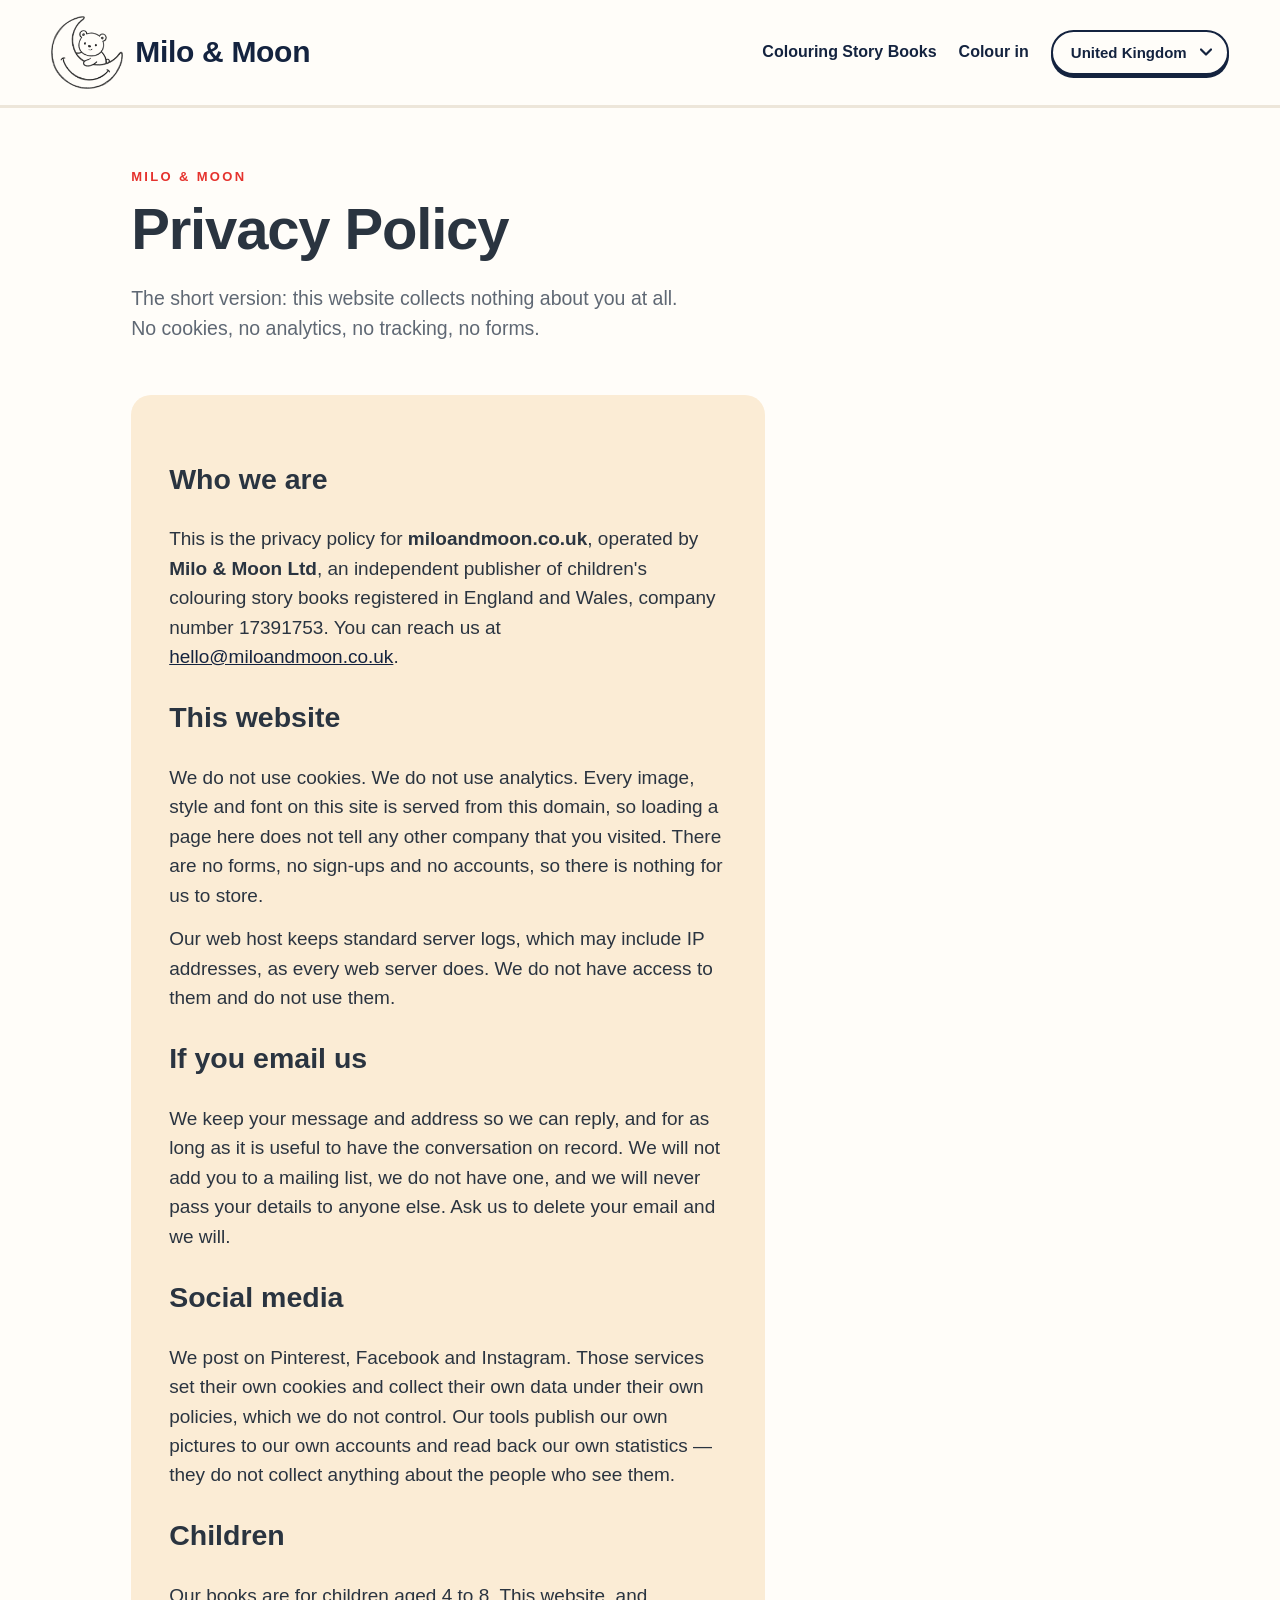
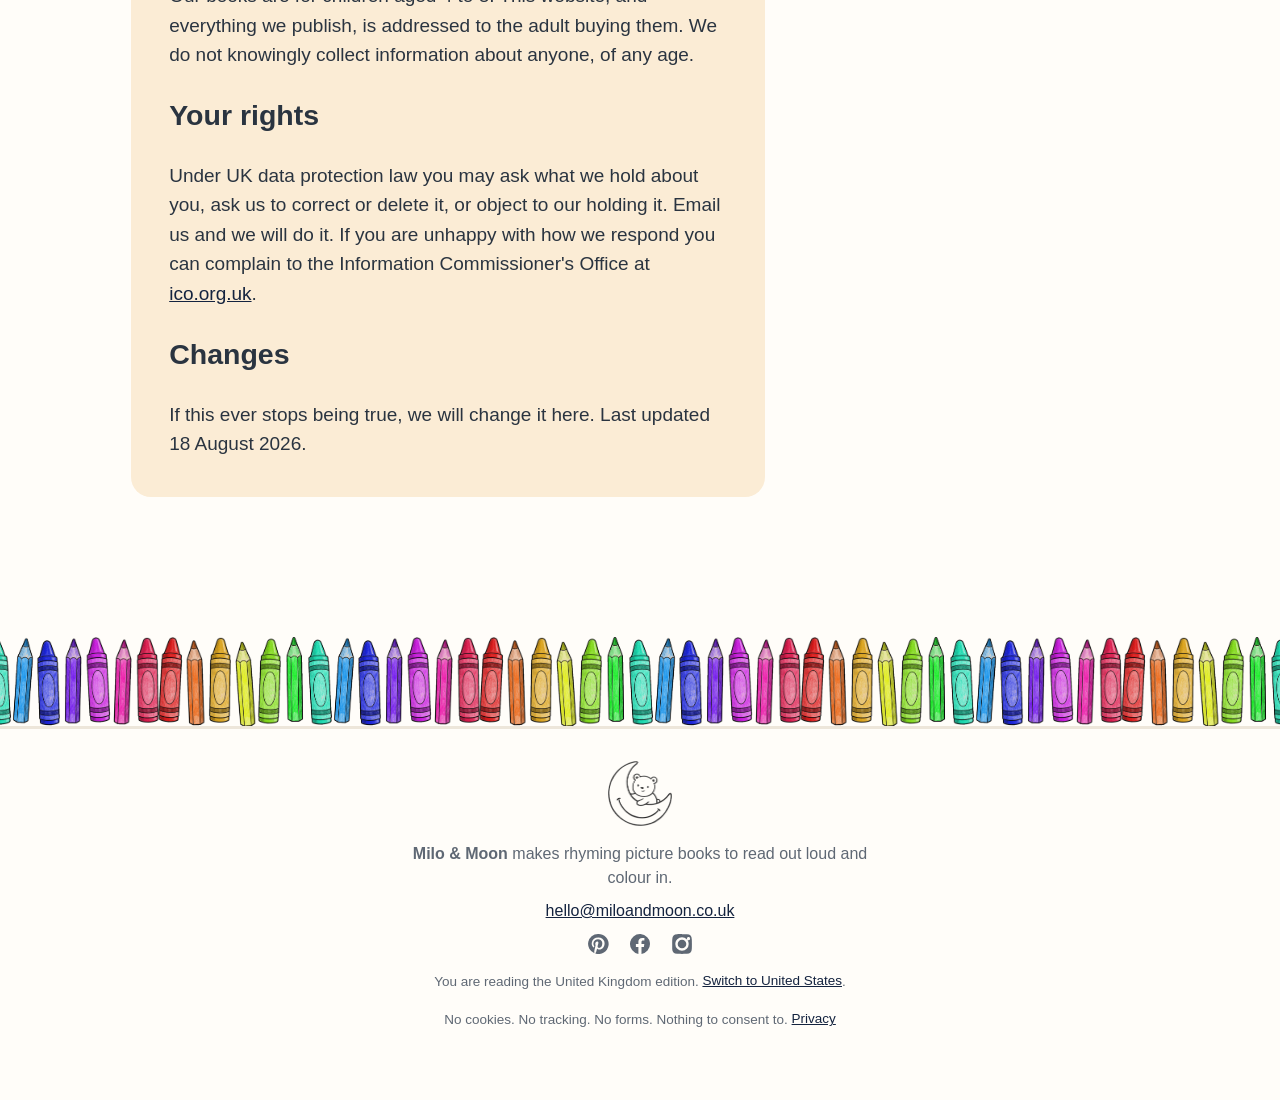
<file: privacy/index.html>
<!doctype html>
<html lang="en-GB">
<head>
<meta charset="utf-8">
<meta name="viewport" content="width=device-width, initial-scale=1">
<title>Privacy Policy — Milo &amp; Moon</title>
<meta name="description" content="Milo &amp; Moon collects nothing on this website: no cookies, no analytics, no tracking, no forms.">
<link rel="canonical" href="https://miloandmoon.co.uk/privacy/">
<link rel="alternate" hreflang="en-GB" href="https://miloandmoon.co.uk/privacy/">
<link rel="alternate" hreflang="en-US" href="https://miloandmoon.co.uk/privacy/">
<link rel="alternate" hreflang="x-default" href="https://miloandmoon.co.uk/privacy/">
<meta property="og:type" content="website">
<meta property="og:site_name" content="Milo &amp; Moon">
<meta property="og:locale" content="en_GB">
<meta property="og:title" content="Privacy Policy — Milo &amp; Moon">
<meta property="og:description" content="Milo &amp; Moon collects nothing on this website: no cookies, no analytics, no tracking, no forms.">
<meta property="og:url" content="https://miloandmoon.co.uk/privacy/">
<meta property="og:image" content="https://miloandmoon.co.uk/brand/share.png">
<meta name="twitter:card" content="summary_large_image">
<meta name="twitter:image" content="https://miloandmoon.co.uk/brand/share.png">
<link rel="stylesheet" href="/style.css?v=e9f7b842">
<link rel="icon" href="/favicon.ico" sizes="any">
<link rel="icon" href="/favicon-32.png" type="image/png" sizes="32x32">
<link rel="apple-touch-icon" href="/apple-touch-icon.png">

</head>
<body style="--field:#FBECD5">
<a class="skip" href="#main">Skip to content</a>
<header class="site">
  <a class="brand" href="/">
    <img src="/brand/logo.png" alt="" width="515" height="520">
    <span>Milo &amp; Moon</span>
  </a>
  <nav>
    <a href="/colouring-story-books/">Colouring Story Books</a>
    <a href="/colours/">Colour in</a>
    <label class="lang">
      <span class="vh">Edition</span>
      <select onchange="location.href=this.value"><option value="/privacy/" selected>United Kingdom</option><option value="/privacy/">United States</option></select>
    </label>
  </nav>
</header>
<main id="main">

  <section class="pagehead">
    <p class="eyebrow">Milo &amp; Moon</p>
    <h1>Privacy Policy</h1>
    <p class="lede">The short version: this website collects nothing about you
       at all. No cookies, no analytics, no tracking, no forms.</p>
  </section>
  <section class="soon">
    <h2>Who we are</h2>
    <p>This is the privacy policy for <strong>miloandmoon.co.uk</strong>,
       operated by <strong>Milo &amp; Moon Ltd</strong>, an independent
       publisher of children's colouring story books registered in England and
       Wales, company number&nbsp;17391753. You can reach us at
       <a href="mailto:hello@miloandmoon.co.uk">hello@miloandmoon.co.uk</a>.</p>

    <h2>This website</h2>
    <p>We do not use cookies. We do not use analytics. Every image, style and
       font on this site is served from this domain, so loading a page here
       does not tell any other company that you visited. There are no forms,
       no sign-ups and no accounts, so there is nothing for us to store.</p>
    <p>Our web host keeps standard server logs, which may include IP addresses,
       as every web server does. We do not have access to them and do not use
       them.</p>

    <h2>If you email us</h2>
    <p>We keep your message and address so we can reply, and for as long as it
       is useful to have the conversation on record. We will not add you to a
       mailing list, we do not have one, and we will never pass your details to
       anyone else. Ask us to delete your email and we will.</p>

    <h2>Social media</h2>
    <p>We post on Pinterest, Facebook and Instagram. Those services set their
       own cookies and collect their own data under their own policies, which
       we do not control. Our tools publish our own pictures to our own
       accounts and read back our own statistics — they do not collect
       anything about the people who see them.</p>

    <h2>Children</h2>
    <p>Our books are for children aged 4 to 8. This website, and everything we
       publish, is addressed to the adult buying them. We do not knowingly
       collect information about anyone, of any age.</p>

    <h2>Your rights</h2>
    <p>Under UK data protection law you may ask what we hold about you, ask us
       to correct or delete it, or object to our holding it. Email us and we
       will do it. If you are unhappy with how we respond you can complain to
       the Information Commissioner's Office at
       <a href="https://ico.org.uk/">ico.org.uk</a>.</p>

    <h2>Changes</h2>
    <p>If this ever stops being true, we will change it here. Last updated
       18 August 2026.</p>
  </section>

</main>
<div class="crayons" role="presentation"></div>
<footer class="site">
  <img src="/brand/logo.png" alt="" width="515" height="520">
  <p><strong>Milo &amp; Moon</strong> makes rhyming picture books to read out loud and colour in.</p>
  <p><a href="mailto:hello@miloandmoon.co.uk">hello@miloandmoon.co.uk</a></p>
  <p class="social"><a href="https://www.pinterest.co.uk/miloandmoonbooks/" rel="me noopener" aria-label="Pinterest" title="Pinterest"><svg viewBox="0 0 24 24" width="24" height="24" aria-hidden="true"><path fill="currentColor" d="M12 2a10 10 0 0 0-3.6 19.3c-.1-.8-.2-2 0-2.9l1.2-5.1s-.3-.6-.3-1.5c0-1.4.8-2.4 1.8-2.4.9 0 1.3.6 1.3 1.4 0 .9-.5 2.2-.8 3.4-.2 1 .5 1.8 1.5 1.8 1.8 0 3.2-1.9 3.2-4.7 0-2.4-1.8-4.1-4.3-4.1-2.9 0-4.6 2.2-4.6 4.5 0 .9.3 1.8.8 2.3.1.1.1.2.1.3l-.3 1.1c0 .2-.1.2-.3.1-1.3-.6-2-2.4-2-3.9 0-3.2 2.3-6.1 6.7-6.1 3.5 0 6.2 2.5 6.2 5.8 0 3.5-2.2 6.3-5.2 6.3-1 0-2-.5-2.3-1.2l-.6 2.4c-.2.9-.8 2-1.2 2.6A10 10 0 1 0 12 2z"/></svg></a><a href="https://www.facebook.com/miloandmoonbooks" rel="me noopener" aria-label="Facebook" title="Facebook"><svg viewBox="0 0 24 24" width="24" height="24" aria-hidden="true"><path fill="currentColor" d="M22 12a10 10 0 1 0-11.6 9.9v-7H7.9V12h2.5V9.8c0-2.5 1.5-3.9 3.8-3.9 1.1 0 2.2.2 2.2.2v2.5h-1.3c-1.2 0-1.6.8-1.6 1.6V12h2.8l-.4 2.9h-2.4v7A10 10 0 0 0 22 12z"/></svg></a><a href="https://www.instagram.com/miloandmoonbooks/" rel="me noopener" aria-label="Instagram" title="Instagram"><svg viewBox="0 0 24 24" width="24" height="24" aria-hidden="true"><path fill="currentColor" d="M12 2.2c3.2 0 3.6 0 4.9.1 3.3.1 4.8 1.7 4.9 4.9.1 1.3.1 1.7.1 4.8s0 3.6-.1 4.9c-.1 3.2-1.7 4.8-4.9 4.9-1.3.1-1.7.1-4.9.1s-3.6 0-4.9-.1c-3.2-.1-4.8-1.7-4.9-4.9C2.2 15.6 2.2 15.2 2.2 12s0-3.6.1-4.9c.1-3.2 1.7-4.8 4.9-4.9 1.3-.1 1.7-.1 4.8-.1zm0 3.1a6.7 6.7 0 1 0 0 13.4 6.7 6.7 0 0 0 0-13.4zm0 11a4.3 4.3 0 1 1 0-8.6 4.3 4.3 0 0 1 0 8.6zm6.9-11.2a1.6 1.6 0 1 0 0 3.1 1.6 1.6 0 0 0 0-3.1z"/></svg></a></p>
  <p class="fine">You are reading the United Kingdom edition.
     <a href="/privacy/">Switch to United States</a>.</p>
  <p class="fine">No cookies. No tracking. No forms. Nothing to consent to.
     <a href="/privacy/">Privacy</a></p>
</footer>
</body>
</html>
</file>
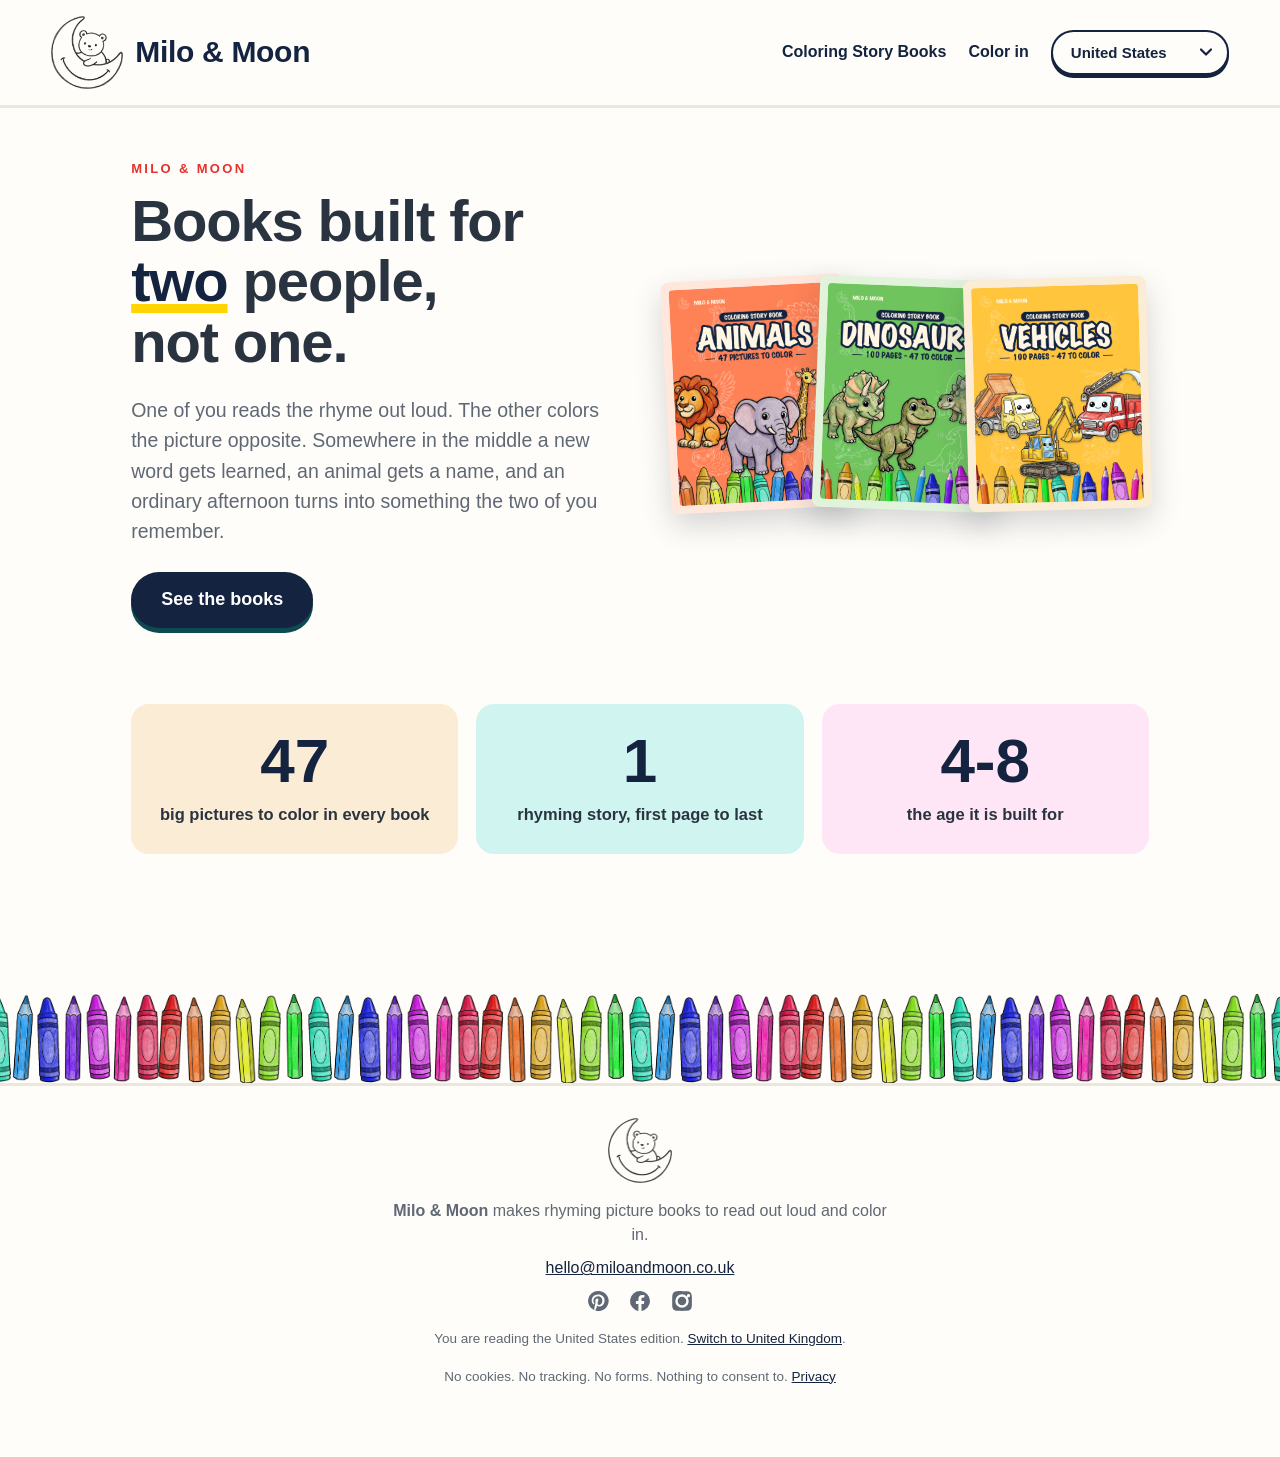
<file: us/index.html>
<!doctype html>
<html lang="en-US">
<head>
<meta charset="utf-8">
<meta name="viewport" content="width=device-width, initial-scale=1">
<title>Milo &amp; Moon — picture books to read out loud and color in</title>
<meta name="description" content="Rhyming picture books to read out loud and color in, for children aged 4 to 8. One continuous story, 47 big pictures, one subject a page.">
<link rel="canonical" href="https://miloandmoon.co.uk/us/">
<link rel="alternate" hreflang="en-GB" href="https://miloandmoon.co.uk/">
<link rel="alternate" hreflang="en-US" href="https://miloandmoon.co.uk/us/">
<link rel="alternate" hreflang="x-default" href="https://miloandmoon.co.uk/">
<meta property="og:type" content="website">
<meta property="og:site_name" content="Milo &amp; Moon">
<meta property="og:locale" content="en_US">
<meta property="og:title" content="Milo &amp; Moon — picture books to read out loud and color in">
<meta property="og:description" content="Rhyming picture books to read out loud and color in, for children aged 4 to 8. One continuous story, 47 big pictures, one subject a page.">
<meta property="og:url" content="https://miloandmoon.co.uk/us/">
<meta property="og:image" content="https://miloandmoon.co.uk/brand/share.png">
<meta name="twitter:card" content="summary_large_image">
<meta name="twitter:image" content="https://miloandmoon.co.uk/brand/share.png">
<link rel="stylesheet" href="/style.css?v=e9f7b842">
<link rel="icon" href="/favicon.ico" sizes="any">
<link rel="icon" href="/favicon-32.png" type="image/png" sizes="32x32">
<link rel="apple-touch-icon" href="/apple-touch-icon.png">
<script type="application/ld+json">{"@context": "https://schema.org", "@type": "Organization", "name": "Milo & Moon", "url": "https://miloandmoon.co.uk/", "logo": "https://miloandmoon.co.uk/brand/logo.png", "email": "hello@miloandmoon.co.uk", "description": "Publisher of rhyming coloring story books for children aged 4 to 8."}</script>
</head>
<body style="--field:#FBECD5">
<a class="skip" href="#main">Skip to content</a>
<header class="site">
  <a class="brand" href="/us/">
    <img src="/brand/logo.png" alt="" width="515" height="520">
    <span>Milo &amp; Moon</span>
  </a>
  <nav>
    <a href="/us/coloring-story-books/">Coloring Story Books</a>
    <a href="/colors/">Color in</a>
    <label class="lang">
      <span class="vh">Edition</span>
      <select onchange="location.href=this.value"><option value="/">United Kingdom</option><option value="/us/" selected>United States</option></select>
    </label>
  </nav>
</header>
<main id="main">

  <section class="hero">
    <div class="hero-copy">
      <p class="eyebrow">Milo &amp; Moon</p>
      <h1>Books built for <em>two</em> people, not one.</h1>
      <p class="lede">One of you reads the rhyme out loud. The other colors the picture opposite. Somewhere in the middle a new word gets learned, an animal gets a name, and an ordinary afternoon turns into something the two of you remember.</p>
      <a class="cta" href="/us/coloring-story-books/">See the books</a>
    </div>
    <div class="fan">
      <a class="fanned" href="/us/books/animals/"
         style="--tilt:-3.0deg;--field:#FFE7DC">
        <img src="/books/animals/cover-us.png"
             alt="Animals, a coloring story book"
             width="900" height="1165">
      </a>
      <a class="fanned" href="/us/books/dinosaurs/"
         style="--tilt:2.2deg;--field:#E2F3DC">
        <img src="/books/dinosaurs/cover-us.png"
             alt="Dinosaurs, a coloring story book"
             width="900" height="1165">
      </a>
      <a class="fanned" href="/us/books/vehicles/"
         style="--tilt:-1.6deg;--field:#FBECD5">
        <img src="/books/vehicles/cover-us.png"
             alt="Vehicles, a coloring story book"
             width="900" height="1165">
      </a></div>
  </section>

  <section class="pitch">
    <div class="bit"><span class="num">47</span><p>big pictures to color in every book</p></div>
    <div class="bit"><span class="num">1</span><p>rhyming story, first page to last</p></div>
    <div class="bit"><span class="num">4-8</span><p>the age it is built for</p></div>
  </section>

</main>
<div class="crayons" role="presentation"></div>
<footer class="site">
  <img src="/brand/logo.png" alt="" width="515" height="520">
  <p><strong>Milo &amp; Moon</strong> makes rhyming picture books to read out loud and color in.</p>
  <p><a href="mailto:hello@miloandmoon.co.uk">hello@miloandmoon.co.uk</a></p>
  <p class="social"><a href="https://www.pinterest.co.uk/miloandmoonbooks/" rel="me noopener" aria-label="Pinterest" title="Pinterest"><svg viewBox="0 0 24 24" width="24" height="24" aria-hidden="true"><path fill="currentColor" d="M12 2a10 10 0 0 0-3.6 19.3c-.1-.8-.2-2 0-2.9l1.2-5.1s-.3-.6-.3-1.5c0-1.4.8-2.4 1.8-2.4.9 0 1.3.6 1.3 1.4 0 .9-.5 2.2-.8 3.4-.2 1 .5 1.8 1.5 1.8 1.8 0 3.2-1.9 3.2-4.7 0-2.4-1.8-4.1-4.3-4.1-2.9 0-4.6 2.2-4.6 4.5 0 .9.3 1.8.8 2.3.1.1.1.2.1.3l-.3 1.1c0 .2-.1.2-.3.1-1.3-.6-2-2.4-2-3.9 0-3.2 2.3-6.1 6.7-6.1 3.5 0 6.2 2.5 6.2 5.8 0 3.5-2.2 6.3-5.2 6.3-1 0-2-.5-2.3-1.2l-.6 2.4c-.2.9-.8 2-1.2 2.6A10 10 0 1 0 12 2z"/></svg></a><a href="https://www.facebook.com/miloandmoonbooks" rel="me noopener" aria-label="Facebook" title="Facebook"><svg viewBox="0 0 24 24" width="24" height="24" aria-hidden="true"><path fill="currentColor" d="M22 12a10 10 0 1 0-11.6 9.9v-7H7.9V12h2.5V9.8c0-2.5 1.5-3.9 3.8-3.9 1.1 0 2.2.2 2.2.2v2.5h-1.3c-1.2 0-1.6.8-1.6 1.6V12h2.8l-.4 2.9h-2.4v7A10 10 0 0 0 22 12z"/></svg></a><a href="https://www.instagram.com/miloandmoonbooks/" rel="me noopener" aria-label="Instagram" title="Instagram"><svg viewBox="0 0 24 24" width="24" height="24" aria-hidden="true"><path fill="currentColor" d="M12 2.2c3.2 0 3.6 0 4.9.1 3.3.1 4.8 1.7 4.9 4.9.1 1.3.1 1.7.1 4.8s0 3.6-.1 4.9c-.1 3.2-1.7 4.8-4.9 4.9-1.3.1-1.7.1-4.9.1s-3.6 0-4.9-.1c-3.2-.1-4.8-1.7-4.9-4.9C2.2 15.6 2.2 15.2 2.2 12s0-3.6.1-4.9c.1-3.2 1.7-4.8 4.9-4.9 1.3-.1 1.7-.1 4.8-.1zm0 3.1a6.7 6.7 0 1 0 0 13.4 6.7 6.7 0 0 0 0-13.4zm0 11a4.3 4.3 0 1 1 0-8.6 4.3 4.3 0 0 1 0 8.6zm6.9-11.2a1.6 1.6 0 1 0 0 3.1 1.6 1.6 0 0 0 0-3.1z"/></svg></a></p>
  <p class="fine">You are reading the United States edition.
     <a href="/">Switch to United Kingdom</a>.</p>
  <p class="fine">No cookies. No tracking. No forms. Nothing to consent to.
     <a href="/privacy/">Privacy</a></p>
</footer>
</body>
</html>
</file>
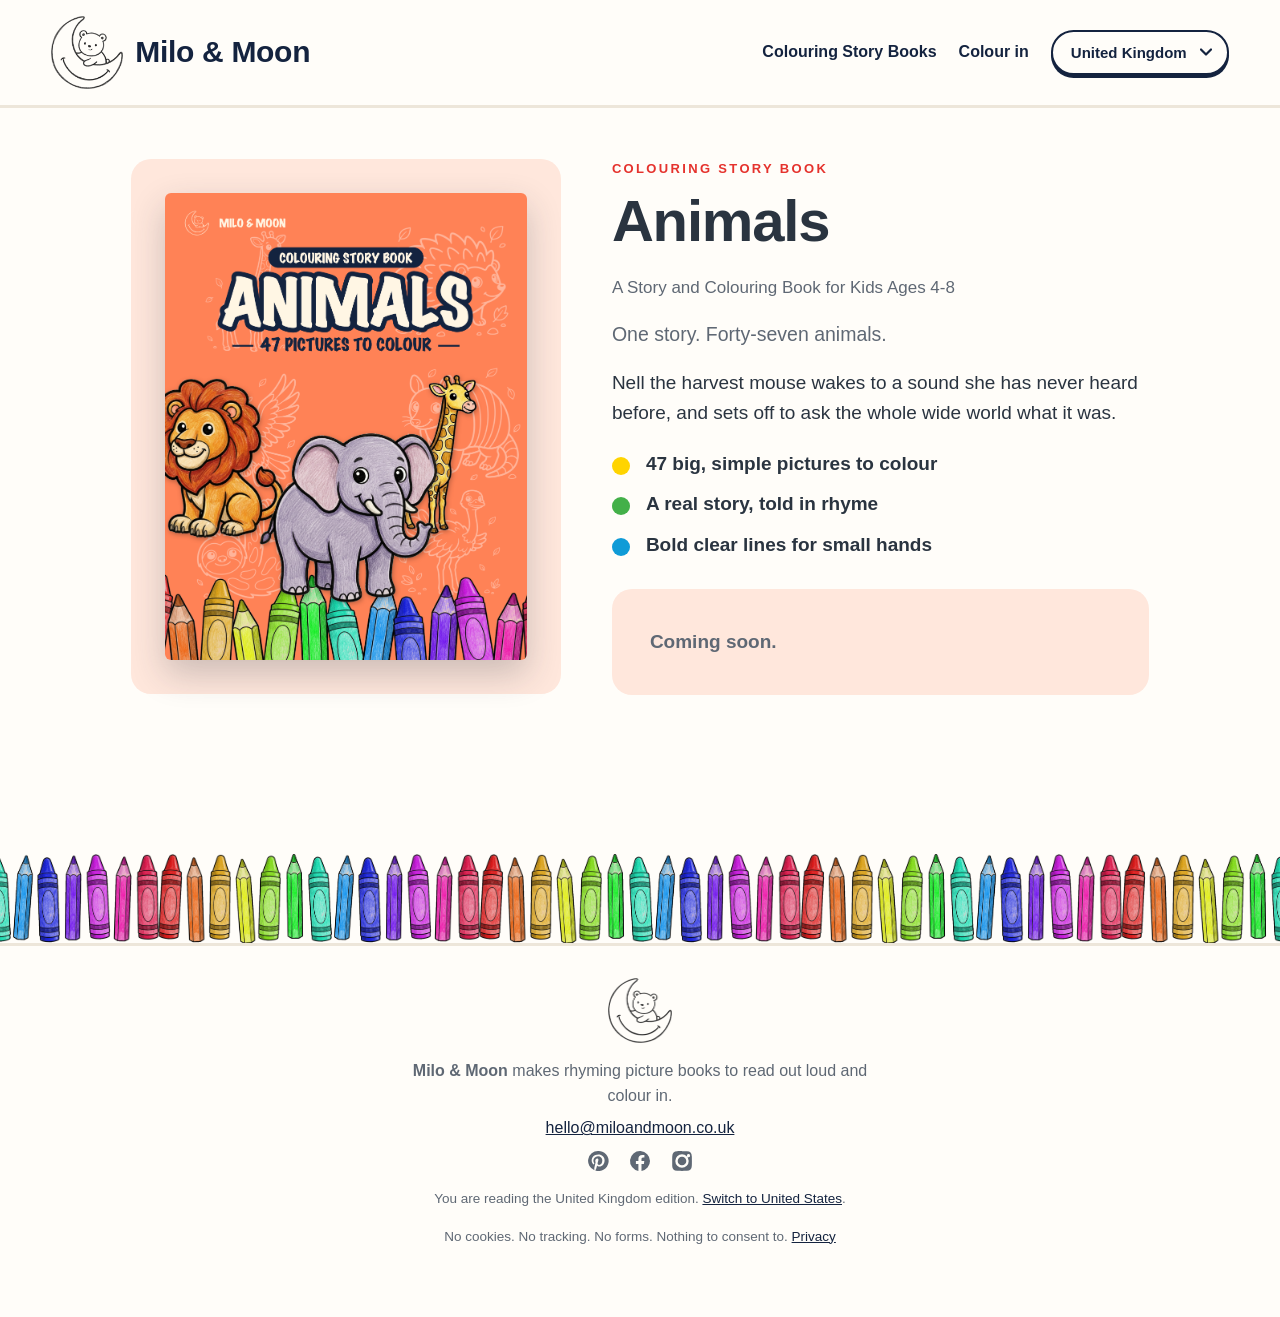
<file: books/animals/index.html>
<!doctype html>
<html lang="en-GB">
<head>
<meta charset="utf-8">
<meta name="viewport" content="width=device-width, initial-scale=1">
<title>Animals — Milo &amp; Moon</title>
<meta name="description" content="One story. Forty-seven animals. A Story and Colouring Book for Kids Ages 4-8. 47 big pictures to colour and one rhyming story, for ages 4 to 8.">
<link rel="canonical" href="https://miloandmoon.co.uk/books/animals/">
<link rel="alternate" hreflang="en-GB" href="https://miloandmoon.co.uk/books/animals/">
<link rel="alternate" hreflang="en-US" href="https://miloandmoon.co.uk/us/books/animals/">
<link rel="alternate" hreflang="x-default" href="https://miloandmoon.co.uk/books/animals/">
<meta property="og:type" content="website">
<meta property="og:site_name" content="Milo &amp; Moon">
<meta property="og:locale" content="en_GB">
<meta property="og:title" content="Animals — Milo &amp; Moon">
<meta property="og:description" content="One story. Forty-seven animals. A Story and Colouring Book for Kids Ages 4-8. 47 big pictures to colour and one rhyming story, for ages 4 to 8.">
<meta property="og:url" content="https://miloandmoon.co.uk/books/animals/">
<meta property="og:image" content="https://miloandmoon.co.uk/books/animals/cover-uk.png">
<meta name="twitter:card" content="summary_large_image">
<meta name="twitter:image" content="https://miloandmoon.co.uk/books/animals/cover-uk.png">
<link rel="stylesheet" href="/style.css?v=e9f7b842">
<link rel="icon" href="/favicon.ico" sizes="any">
<link rel="icon" href="/favicon-32.png" type="image/png" sizes="32x32">
<link rel="apple-touch-icon" href="/apple-touch-icon.png">
<script type="application/ld+json">{"@context": "https://schema.org", "@type": "Book", "name": "Animals", "author": {"@type": "Organization", "name": "Milo & Moon"}, "publisher": {"@type": "Organization", "name": "Milo & Moon"}, "bookFormat": "https://schema.org/Paperback", "inLanguage": "en-GB", "numberOfPages": 100, "image": "https://miloandmoon.co.uk/books/animals/cover-uk.png", "description": "Nell the harvest mouse wakes to a sound she has never heard before, and sets off to ask the whole wide world what it was.", "typicalAgeRange": "4-8"}</script>
</head>
<body style="--field:#FFE7DC">
<a class="skip" href="#main">Skip to content</a>
<header class="site">
  <a class="brand" href="/">
    <img src="/brand/logo.png" alt="" width="515" height="520">
    <span>Milo &amp; Moon</span>
  </a>
  <nav>
    <a href="/colouring-story-books/">Colouring Story Books</a>
    <a href="/colours/">Colour in</a>
    <label class="lang">
      <span class="vh">Edition</span>
      <select onchange="location.href=this.value"><option value="/books/animals/" selected>United Kingdom</option><option value="/us/books/animals/">United States</option></select>
    </label>
  </nav>
</header>
<main id="main">

  <article class="title">
    <div class="art"><img src="/books/animals/cover-uk.png"
      alt="Front cover of ANIMALS, a colouring story book"
      width="900" height="1165"></div>
    <div class="copy">
      <p class="eyebrow">Colouring Story Book</p>
      <h1>Animals</h1>
      <p class="sub">A Story and Colouring Book for Kids Ages 4-8</p>
      <p class="lede">One story. Forty-seven animals.</p>
      <p>Nell the harvest mouse wakes to a sound she has never heard before, and sets off to ask the whole wide world what it was.</p>
      <ul class="bullets"><li>47 big, simple pictures to colour</li><li>A real story, told in rhyme</li><li>Bold clear lines for small hands</li></ul>
      <p class="buy soon">Coming soon.</p>
      
    </div>
  </article>

</main>
<div class="crayons" role="presentation"></div>
<footer class="site">
  <img src="/brand/logo.png" alt="" width="515" height="520">
  <p><strong>Milo &amp; Moon</strong> makes rhyming picture books to read out loud and colour in.</p>
  <p><a href="mailto:hello@miloandmoon.co.uk">hello@miloandmoon.co.uk</a></p>
  <p class="social"><a href="https://www.pinterest.co.uk/miloandmoonbooks/" rel="me noopener" aria-label="Pinterest" title="Pinterest"><svg viewBox="0 0 24 24" width="24" height="24" aria-hidden="true"><path fill="currentColor" d="M12 2a10 10 0 0 0-3.6 19.3c-.1-.8-.2-2 0-2.9l1.2-5.1s-.3-.6-.3-1.5c0-1.4.8-2.4 1.8-2.4.9 0 1.3.6 1.3 1.4 0 .9-.5 2.2-.8 3.4-.2 1 .5 1.8 1.5 1.8 1.8 0 3.2-1.9 3.2-4.7 0-2.4-1.8-4.1-4.3-4.1-2.9 0-4.6 2.2-4.6 4.5 0 .9.3 1.8.8 2.3.1.1.1.2.1.3l-.3 1.1c0 .2-.1.2-.3.1-1.3-.6-2-2.4-2-3.9 0-3.2 2.3-6.1 6.7-6.1 3.5 0 6.2 2.5 6.2 5.8 0 3.5-2.2 6.3-5.2 6.3-1 0-2-.5-2.3-1.2l-.6 2.4c-.2.9-.8 2-1.2 2.6A10 10 0 1 0 12 2z"/></svg></a><a href="https://www.facebook.com/miloandmoonbooks" rel="me noopener" aria-label="Facebook" title="Facebook"><svg viewBox="0 0 24 24" width="24" height="24" aria-hidden="true"><path fill="currentColor" d="M22 12a10 10 0 1 0-11.6 9.9v-7H7.9V12h2.5V9.8c0-2.5 1.5-3.9 3.8-3.9 1.1 0 2.2.2 2.2.2v2.5h-1.3c-1.2 0-1.6.8-1.6 1.6V12h2.8l-.4 2.9h-2.4v7A10 10 0 0 0 22 12z"/></svg></a><a href="https://www.instagram.com/miloandmoonbooks/" rel="me noopener" aria-label="Instagram" title="Instagram"><svg viewBox="0 0 24 24" width="24" height="24" aria-hidden="true"><path fill="currentColor" d="M12 2.2c3.2 0 3.6 0 4.9.1 3.3.1 4.8 1.7 4.9 4.9.1 1.3.1 1.7.1 4.8s0 3.6-.1 4.9c-.1 3.2-1.7 4.8-4.9 4.9-1.3.1-1.7.1-4.9.1s-3.6 0-4.9-.1c-3.2-.1-4.8-1.7-4.9-4.9C2.2 15.6 2.2 15.2 2.2 12s0-3.6.1-4.9c.1-3.2 1.7-4.8 4.9-4.9 1.3-.1 1.7-.1 4.8-.1zm0 3.1a6.7 6.7 0 1 0 0 13.4 6.7 6.7 0 0 0 0-13.4zm0 11a4.3 4.3 0 1 1 0-8.6 4.3 4.3 0 0 1 0 8.6zm6.9-11.2a1.6 1.6 0 1 0 0 3.1 1.6 1.6 0 0 0 0-3.1z"/></svg></a></p>
  <p class="fine">You are reading the United Kingdom edition.
     <a href="/us/books/animals/">Switch to United States</a>.</p>
  <p class="fine">No cookies. No tracking. No forms. Nothing to consent to.
     <a href="/privacy/">Privacy</a></p>
</footer>
</body>
</html>
</file>
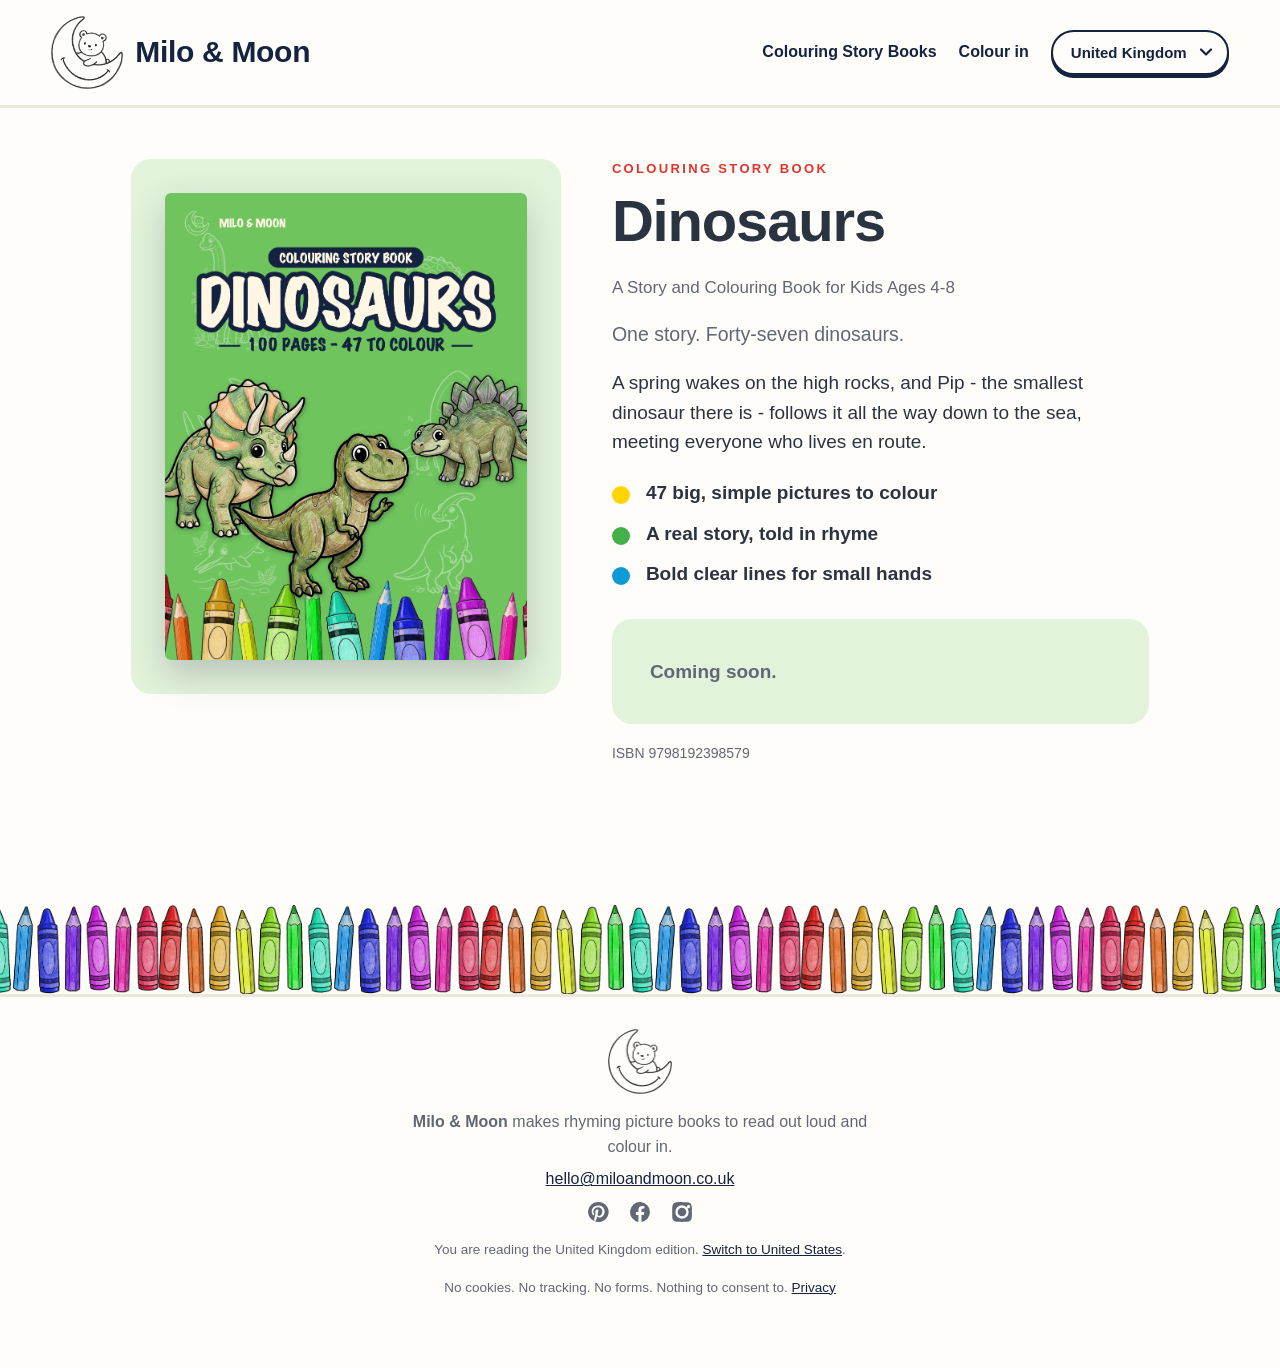
<file: books/dinosaurs/index.html>
<!doctype html>
<html lang="en-GB">
<head>
<meta charset="utf-8">
<meta name="viewport" content="width=device-width, initial-scale=1">
<title>Dinosaurs — Milo &amp; Moon</title>
<meta name="description" content="One story. Forty-seven dinosaurs. A Story and Colouring Book for Kids Ages 4-8. 47 big pictures to colour and one rhyming story, for ages 4 to 8.">
<link rel="canonical" href="https://miloandmoon.co.uk/books/dinosaurs/">
<link rel="alternate" hreflang="en-GB" href="https://miloandmoon.co.uk/books/dinosaurs/">
<link rel="alternate" hreflang="en-US" href="https://miloandmoon.co.uk/us/books/dinosaurs/">
<link rel="alternate" hreflang="x-default" href="https://miloandmoon.co.uk/books/dinosaurs/">
<meta property="og:type" content="website">
<meta property="og:site_name" content="Milo &amp; Moon">
<meta property="og:locale" content="en_GB">
<meta property="og:title" content="Dinosaurs — Milo &amp; Moon">
<meta property="og:description" content="One story. Forty-seven dinosaurs. A Story and Colouring Book for Kids Ages 4-8. 47 big pictures to colour and one rhyming story, for ages 4 to 8.">
<meta property="og:url" content="https://miloandmoon.co.uk/books/dinosaurs/">
<meta property="og:image" content="https://miloandmoon.co.uk/books/dinosaurs/cover-uk.png">
<meta name="twitter:card" content="summary_large_image">
<meta name="twitter:image" content="https://miloandmoon.co.uk/books/dinosaurs/cover-uk.png">
<link rel="stylesheet" href="/style.css?v=e9f7b842">
<link rel="icon" href="/favicon.ico" sizes="any">
<link rel="icon" href="/favicon-32.png" type="image/png" sizes="32x32">
<link rel="apple-touch-icon" href="/apple-touch-icon.png">
<script type="application/ld+json">{"@context": "https://schema.org", "@type": "Book", "name": "Dinosaurs", "author": {"@type": "Organization", "name": "Milo & Moon"}, "publisher": {"@type": "Organization", "name": "Milo & Moon"}, "bookFormat": "https://schema.org/Paperback", "inLanguage": "en-GB", "numberOfPages": 100, "isbn": "9798192398579", "image": "https://miloandmoon.co.uk/books/dinosaurs/cover-uk.png", "description": "A spring wakes on the high rocks, and Pip - the smallest dinosaur there is - follows it all the way down to the sea, meeting everyone who lives en route.", "typicalAgeRange": "4-8"}</script>
</head>
<body style="--field:#E2F3DC">
<a class="skip" href="#main">Skip to content</a>
<header class="site">
  <a class="brand" href="/">
    <img src="/brand/logo.png" alt="" width="515" height="520">
    <span>Milo &amp; Moon</span>
  </a>
  <nav>
    <a href="/colouring-story-books/">Colouring Story Books</a>
    <a href="/colours/">Colour in</a>
    <label class="lang">
      <span class="vh">Edition</span>
      <select onchange="location.href=this.value"><option value="/books/dinosaurs/" selected>United Kingdom</option><option value="/us/books/dinosaurs/">United States</option></select>
    </label>
  </nav>
</header>
<main id="main">

  <article class="title">
    <div class="art"><img src="/books/dinosaurs/cover-uk.png"
      alt="Front cover of DINOSAURS, a colouring story book"
      width="900" height="1165"></div>
    <div class="copy">
      <p class="eyebrow">Colouring Story Book</p>
      <h1>Dinosaurs</h1>
      <p class="sub">A Story and Colouring Book for Kids Ages 4-8</p>
      <p class="lede">One story. Forty-seven dinosaurs.</p>
      <p>A spring wakes on the high rocks, and Pip - the smallest dinosaur there is - follows it all the way down to the sea, meeting everyone who lives en route.</p>
      <ul class="bullets"><li>47 big, simple pictures to colour</li><li>A real story, told in rhyme</li><li>Bold clear lines for small hands</li></ul>
      <p class="buy soon">Coming soon.</p>
      <p class="isbn">ISBN 9798192398579</p>
    </div>
  </article>

</main>
<div class="crayons" role="presentation"></div>
<footer class="site">
  <img src="/brand/logo.png" alt="" width="515" height="520">
  <p><strong>Milo &amp; Moon</strong> makes rhyming picture books to read out loud and colour in.</p>
  <p><a href="mailto:hello@miloandmoon.co.uk">hello@miloandmoon.co.uk</a></p>
  <p class="social"><a href="https://www.pinterest.co.uk/miloandmoonbooks/" rel="me noopener" aria-label="Pinterest" title="Pinterest"><svg viewBox="0 0 24 24" width="24" height="24" aria-hidden="true"><path fill="currentColor" d="M12 2a10 10 0 0 0-3.6 19.3c-.1-.8-.2-2 0-2.9l1.2-5.1s-.3-.6-.3-1.5c0-1.4.8-2.4 1.8-2.4.9 0 1.3.6 1.3 1.4 0 .9-.5 2.2-.8 3.4-.2 1 .5 1.8 1.5 1.8 1.8 0 3.2-1.9 3.2-4.7 0-2.4-1.8-4.1-4.3-4.1-2.9 0-4.6 2.2-4.6 4.5 0 .9.3 1.8.8 2.3.1.1.1.2.1.3l-.3 1.1c0 .2-.1.2-.3.1-1.3-.6-2-2.4-2-3.9 0-3.2 2.3-6.1 6.7-6.1 3.5 0 6.2 2.5 6.2 5.8 0 3.5-2.2 6.3-5.2 6.3-1 0-2-.5-2.3-1.2l-.6 2.4c-.2.9-.8 2-1.2 2.6A10 10 0 1 0 12 2z"/></svg></a><a href="https://www.facebook.com/miloandmoonbooks" rel="me noopener" aria-label="Facebook" title="Facebook"><svg viewBox="0 0 24 24" width="24" height="24" aria-hidden="true"><path fill="currentColor" d="M22 12a10 10 0 1 0-11.6 9.9v-7H7.9V12h2.5V9.8c0-2.5 1.5-3.9 3.8-3.9 1.1 0 2.2.2 2.2.2v2.5h-1.3c-1.2 0-1.6.8-1.6 1.6V12h2.8l-.4 2.9h-2.4v7A10 10 0 0 0 22 12z"/></svg></a><a href="https://www.instagram.com/miloandmoonbooks/" rel="me noopener" aria-label="Instagram" title="Instagram"><svg viewBox="0 0 24 24" width="24" height="24" aria-hidden="true"><path fill="currentColor" d="M12 2.2c3.2 0 3.6 0 4.9.1 3.3.1 4.8 1.7 4.9 4.9.1 1.3.1 1.7.1 4.8s0 3.6-.1 4.9c-.1 3.2-1.7 4.8-4.9 4.9-1.3.1-1.7.1-4.9.1s-3.6 0-4.9-.1c-3.2-.1-4.8-1.7-4.9-4.9C2.2 15.6 2.2 15.2 2.2 12s0-3.6.1-4.9c.1-3.2 1.7-4.8 4.9-4.9 1.3-.1 1.7-.1 4.8-.1zm0 3.1a6.7 6.7 0 1 0 0 13.4 6.7 6.7 0 0 0 0-13.4zm0 11a4.3 4.3 0 1 1 0-8.6 4.3 4.3 0 0 1 0 8.6zm6.9-11.2a1.6 1.6 0 1 0 0 3.1 1.6 1.6 0 0 0 0-3.1z"/></svg></a></p>
  <p class="fine">You are reading the United Kingdom edition.
     <a href="/us/books/dinosaurs/">Switch to United States</a>.</p>
  <p class="fine">No cookies. No tracking. No forms. Nothing to consent to.
     <a href="/privacy/">Privacy</a></p>
</footer>
</body>
</html>
</file>
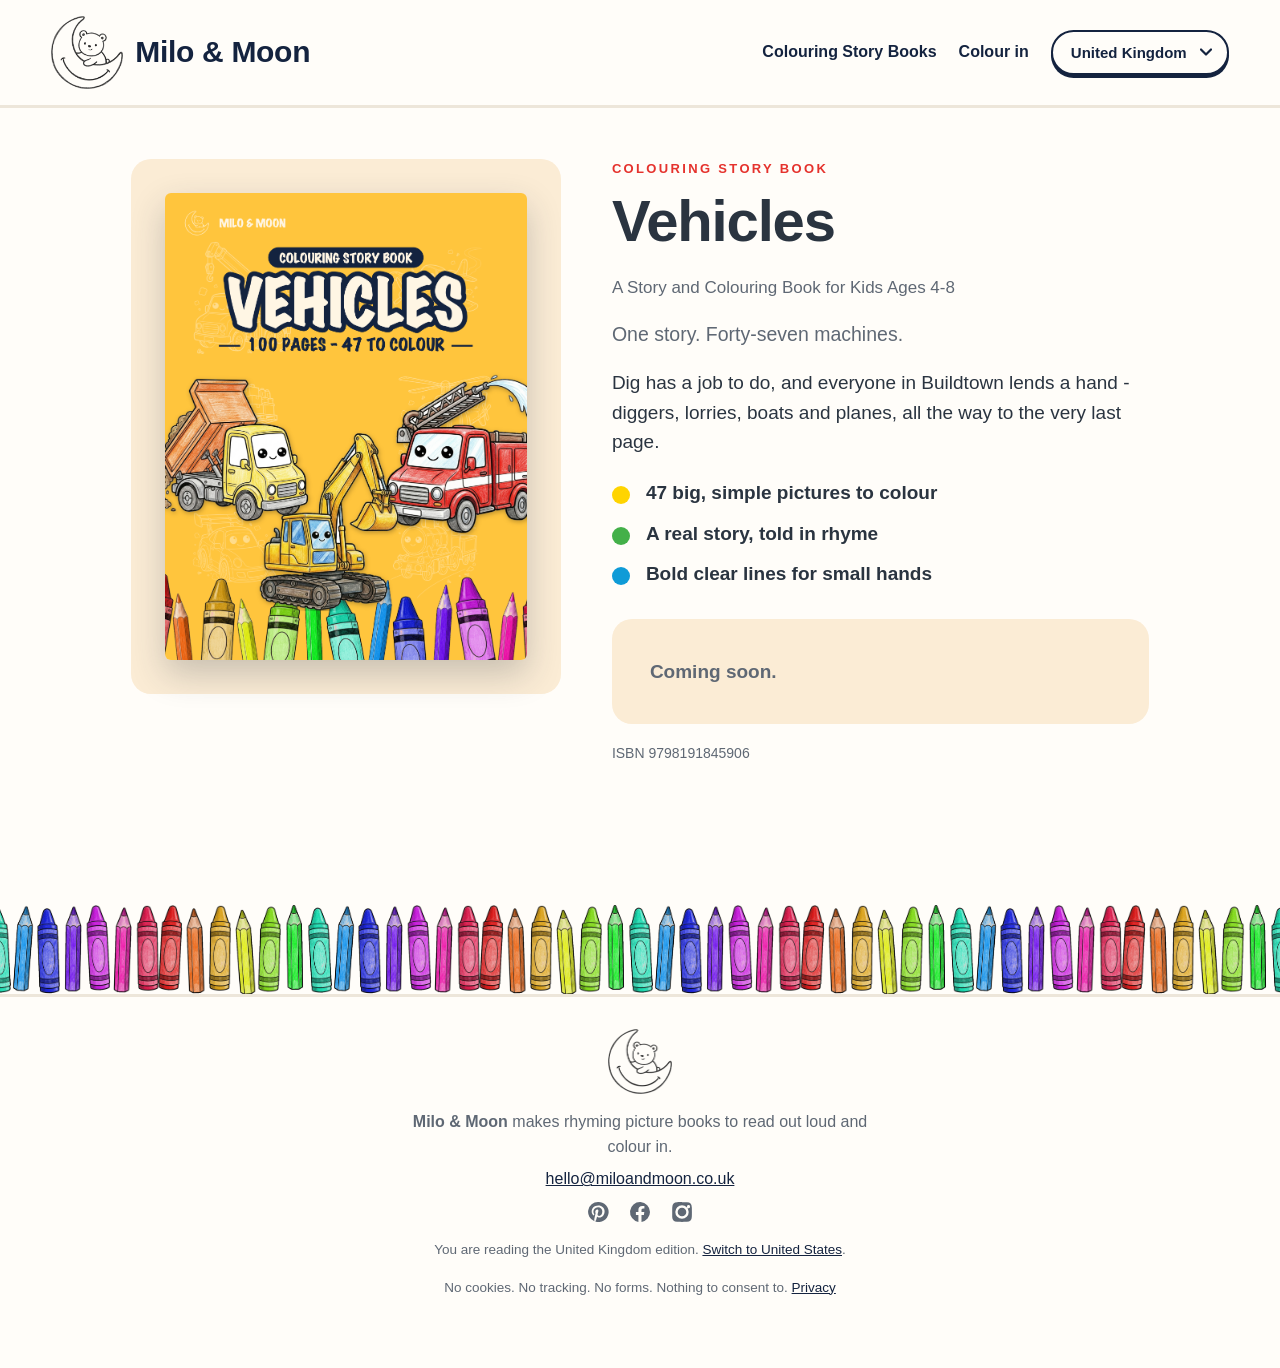
<file: books/vehicles/index.html>
<!doctype html>
<html lang="en-GB">
<head>
<meta charset="utf-8">
<meta name="viewport" content="width=device-width, initial-scale=1">
<title>Vehicles — Milo &amp; Moon</title>
<meta name="description" content="One story. Forty-seven machines. A Story and Colouring Book for Kids Ages 4-8. 47 big pictures to colour and one rhyming story, for ages 4 to 8.">
<link rel="canonical" href="https://miloandmoon.co.uk/books/vehicles/">
<link rel="alternate" hreflang="en-GB" href="https://miloandmoon.co.uk/books/vehicles/">
<link rel="alternate" hreflang="en-US" href="https://miloandmoon.co.uk/us/books/vehicles/">
<link rel="alternate" hreflang="x-default" href="https://miloandmoon.co.uk/books/vehicles/">
<meta property="og:type" content="website">
<meta property="og:site_name" content="Milo &amp; Moon">
<meta property="og:locale" content="en_GB">
<meta property="og:title" content="Vehicles — Milo &amp; Moon">
<meta property="og:description" content="One story. Forty-seven machines. A Story and Colouring Book for Kids Ages 4-8. 47 big pictures to colour and one rhyming story, for ages 4 to 8.">
<meta property="og:url" content="https://miloandmoon.co.uk/books/vehicles/">
<meta property="og:image" content="https://miloandmoon.co.uk/books/vehicles/cover-uk.png">
<meta name="twitter:card" content="summary_large_image">
<meta name="twitter:image" content="https://miloandmoon.co.uk/books/vehicles/cover-uk.png">
<link rel="stylesheet" href="/style.css?v=e9f7b842">
<link rel="icon" href="/favicon.ico" sizes="any">
<link rel="icon" href="/favicon-32.png" type="image/png" sizes="32x32">
<link rel="apple-touch-icon" href="/apple-touch-icon.png">
<script type="application/ld+json">{"@context": "https://schema.org", "@type": "Book", "name": "Vehicles", "author": {"@type": "Organization", "name": "Milo & Moon"}, "publisher": {"@type": "Organization", "name": "Milo & Moon"}, "bookFormat": "https://schema.org/Paperback", "inLanguage": "en-GB", "numberOfPages": 100, "isbn": "9798191845906", "image": "https://miloandmoon.co.uk/books/vehicles/cover-uk.png", "description": "Dig has a job to do, and everyone in Buildtown lends a hand - diggers, lorries, boats and planes, all the way to the very last page.", "typicalAgeRange": "4-8"}</script>
</head>
<body style="--field:#FBECD5">
<a class="skip" href="#main">Skip to content</a>
<header class="site">
  <a class="brand" href="/">
    <img src="/brand/logo.png" alt="" width="515" height="520">
    <span>Milo &amp; Moon</span>
  </a>
  <nav>
    <a href="/colouring-story-books/">Colouring Story Books</a>
    <a href="/colours/">Colour in</a>
    <label class="lang">
      <span class="vh">Edition</span>
      <select onchange="location.href=this.value"><option value="/books/vehicles/" selected>United Kingdom</option><option value="/us/books/vehicles/">United States</option></select>
    </label>
  </nav>
</header>
<main id="main">

  <article class="title">
    <div class="art"><img src="/books/vehicles/cover-uk.png"
      alt="Front cover of VEHICLES, a colouring story book"
      width="900" height="1165"></div>
    <div class="copy">
      <p class="eyebrow">Colouring Story Book</p>
      <h1>Vehicles</h1>
      <p class="sub">A Story and Colouring Book for Kids Ages 4-8</p>
      <p class="lede">One story. Forty-seven machines.</p>
      <p>Dig has a job to do, and everyone in Buildtown lends a hand - diggers, lorries, boats and planes, all the way to the very last page.</p>
      <ul class="bullets"><li>47 big, simple pictures to colour</li><li>A real story, told in rhyme</li><li>Bold clear lines for small hands</li></ul>
      <p class="buy soon">Coming soon.</p>
      <p class="isbn">ISBN 9798191845906</p>
    </div>
  </article>

</main>
<div class="crayons" role="presentation"></div>
<footer class="site">
  <img src="/brand/logo.png" alt="" width="515" height="520">
  <p><strong>Milo &amp; Moon</strong> makes rhyming picture books to read out loud and colour in.</p>
  <p><a href="mailto:hello@miloandmoon.co.uk">hello@miloandmoon.co.uk</a></p>
  <p class="social"><a href="https://www.pinterest.co.uk/miloandmoonbooks/" rel="me noopener" aria-label="Pinterest" title="Pinterest"><svg viewBox="0 0 24 24" width="24" height="24" aria-hidden="true"><path fill="currentColor" d="M12 2a10 10 0 0 0-3.6 19.3c-.1-.8-.2-2 0-2.9l1.2-5.1s-.3-.6-.3-1.5c0-1.4.8-2.4 1.8-2.4.9 0 1.3.6 1.3 1.4 0 .9-.5 2.2-.8 3.4-.2 1 .5 1.8 1.5 1.8 1.8 0 3.2-1.9 3.2-4.7 0-2.4-1.8-4.1-4.3-4.1-2.9 0-4.6 2.2-4.6 4.5 0 .9.3 1.8.8 2.3.1.1.1.2.1.3l-.3 1.1c0 .2-.1.2-.3.1-1.3-.6-2-2.4-2-3.9 0-3.2 2.3-6.1 6.7-6.1 3.5 0 6.2 2.5 6.2 5.8 0 3.5-2.2 6.3-5.2 6.3-1 0-2-.5-2.3-1.2l-.6 2.4c-.2.9-.8 2-1.2 2.6A10 10 0 1 0 12 2z"/></svg></a><a href="https://www.facebook.com/miloandmoonbooks" rel="me noopener" aria-label="Facebook" title="Facebook"><svg viewBox="0 0 24 24" width="24" height="24" aria-hidden="true"><path fill="currentColor" d="M22 12a10 10 0 1 0-11.6 9.9v-7H7.9V12h2.5V9.8c0-2.5 1.5-3.9 3.8-3.9 1.1 0 2.2.2 2.2.2v2.5h-1.3c-1.2 0-1.6.8-1.6 1.6V12h2.8l-.4 2.9h-2.4v7A10 10 0 0 0 22 12z"/></svg></a><a href="https://www.instagram.com/miloandmoonbooks/" rel="me noopener" aria-label="Instagram" title="Instagram"><svg viewBox="0 0 24 24" width="24" height="24" aria-hidden="true"><path fill="currentColor" d="M12 2.2c3.2 0 3.6 0 4.9.1 3.3.1 4.8 1.7 4.9 4.9.1 1.3.1 1.7.1 4.8s0 3.6-.1 4.9c-.1 3.2-1.7 4.8-4.9 4.9-1.3.1-1.7.1-4.9.1s-3.6 0-4.9-.1c-3.2-.1-4.8-1.7-4.9-4.9C2.2 15.6 2.2 15.2 2.2 12s0-3.6.1-4.9c.1-3.2 1.7-4.8 4.9-4.9 1.3-.1 1.7-.1 4.8-.1zm0 3.1a6.7 6.7 0 1 0 0 13.4 6.7 6.7 0 0 0 0-13.4zm0 11a4.3 4.3 0 1 1 0-8.6 4.3 4.3 0 0 1 0 8.6zm6.9-11.2a1.6 1.6 0 1 0 0 3.1 1.6 1.6 0 0 0 0-3.1z"/></svg></a></p>
  <p class="fine">You are reading the United Kingdom edition.
     <a href="/us/books/vehicles/">Switch to United States</a>.</p>
  <p class="fine">No cookies. No tracking. No forms. Nothing to consent to.
     <a href="/privacy/">Privacy</a></p>
</footer>
</body>
</html>
</file>
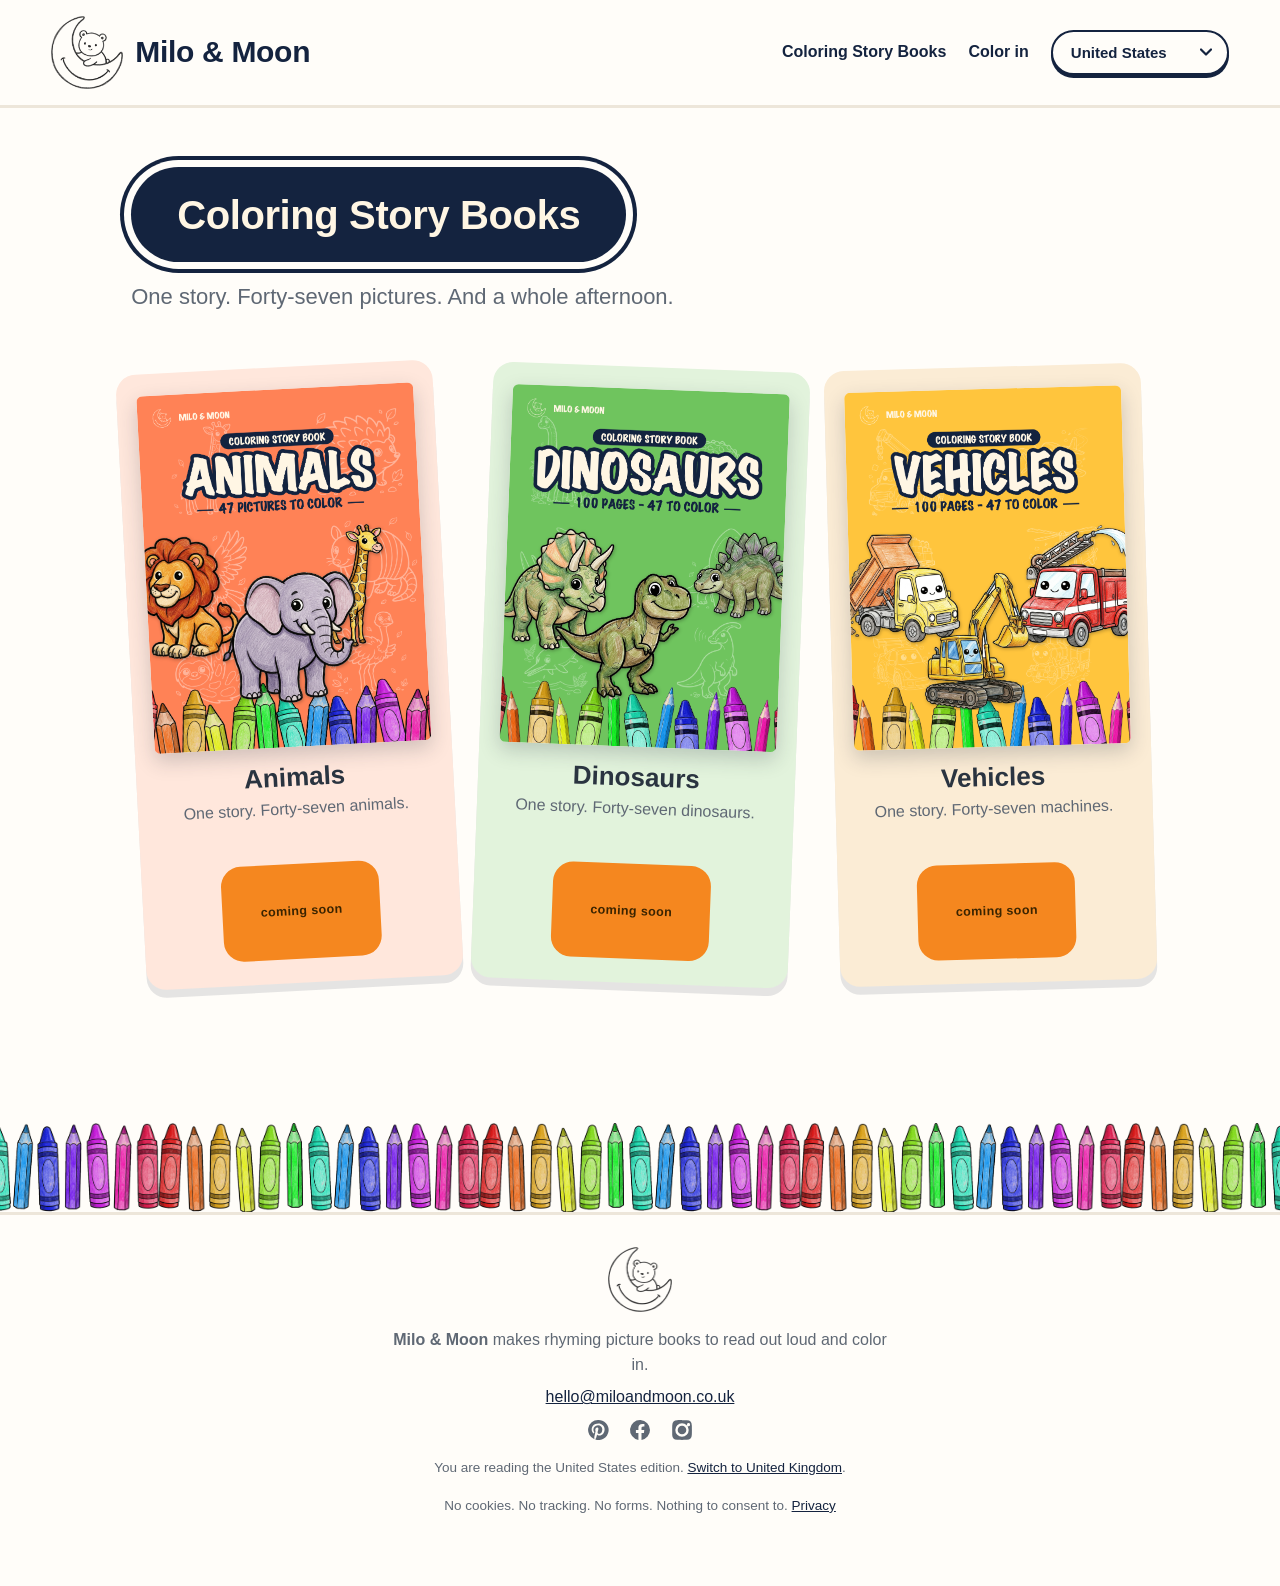
<file: us/coloring-story-books/index.html>
<!doctype html>
<html lang="en-US">
<head>
<meta charset="utf-8">
<meta name="viewport" content="width=device-width, initial-scale=1">
<title>Coloring Story Books — Milo &amp; Moon</title>
<meta name="description" content="One story. Forty-seven pictures. And a whole afternoon. Every Milo &amp; Moon coloring story book: 47 big pictures to color and one rhyming story, for ages 4 to 8.">
<link rel="canonical" href="https://miloandmoon.co.uk/us/coloring-story-books/">
<link rel="alternate" hreflang="en-GB" href="https://miloandmoon.co.uk/colouring-story-books/">
<link rel="alternate" hreflang="en-US" href="https://miloandmoon.co.uk/us/coloring-story-books/">
<link rel="alternate" hreflang="x-default" href="https://miloandmoon.co.uk/colouring-story-books/">
<meta property="og:type" content="website">
<meta property="og:site_name" content="Milo &amp; Moon">
<meta property="og:locale" content="en_US">
<meta property="og:title" content="Coloring Story Books — Milo &amp; Moon">
<meta property="og:description" content="One story. Forty-seven pictures. And a whole afternoon. Every Milo &amp; Moon coloring story book: 47 big pictures to color and one rhyming story, for ages 4 to 8.">
<meta property="og:url" content="https://miloandmoon.co.uk/us/coloring-story-books/">
<meta property="og:image" content="https://miloandmoon.co.uk/brand/share.png">
<meta name="twitter:card" content="summary_large_image">
<meta name="twitter:image" content="https://miloandmoon.co.uk/brand/share.png">
<link rel="stylesheet" href="/style.css?v=e9f7b842">
<link rel="icon" href="/favicon.ico" sizes="any">
<link rel="icon" href="/favicon-32.png" type="image/png" sizes="32x32">
<link rel="apple-touch-icon" href="/apple-touch-icon.png">
<script type="application/ld+json">{"@context": "https://schema.org", "@type": "ItemList", "name": "Coloring Story Books", "itemListElement": [{"@type": "ListItem", "position": 1, "url": "https://miloandmoon.co.uk/us/books/animals/", "name": "Animals"}, {"@type": "ListItem", "position": 2, "url": "https://miloandmoon.co.uk/us/books/dinosaurs/", "name": "Dinosaurs"}, {"@type": "ListItem", "position": 3, "url": "https://miloandmoon.co.uk/us/books/vehicles/", "name": "Vehicles"}]}</script>
</head>
<body style="--field:#FBECD5">
<a class="skip" href="#main">Skip to content</a>
<header class="site">
  <a class="brand" href="/us/">
    <img src="/brand/logo.png" alt="" width="515" height="520">
    <span>Milo &amp; Moon</span>
  </a>
  <nav>
    <a href="/us/coloring-story-books/">Coloring Story Books</a>
    <a href="/colors/">Color in</a>
    <label class="lang">
      <span class="vh">Edition</span>
      <select onchange="location.href=this.value"><option value="/colouring-story-books/">United Kingdom</option><option value="/us/coloring-story-books/" selected>United States</option></select>
    </label>
  </nav>
</header>
<main id="main">

  <section class="pagehead">
    <p class="badge">Coloring Story Books</p>
    <p class="lede big">One story. Forty-seven pictures. And a whole afternoon.</p>
  </section>
  <section class="books">
      <a class="book" href="/us/books/animals/"
         style="--field:#FFE7DC;--tilt:-3.0deg">
        <span class="shelf"><img src="/books/animals/cover-us.png"
             alt="Animals, a coloring story book"
             loading="lazy" width="900" height="1165"></span>
        <span class="meta">
          <span class="bt">Animals</span>
          <span class="bd">One story. Forty-seven animals.</span>
          <span class="market soon">coming soon</span>
        </span>
      </a>
      <a class="book" href="/us/books/dinosaurs/"
         style="--field:#E2F3DC;--tilt:2.2deg">
        <span class="shelf"><img src="/books/dinosaurs/cover-us.png"
             alt="Dinosaurs, a coloring story book"
             loading="lazy" width="900" height="1165"></span>
        <span class="meta">
          <span class="bt">Dinosaurs</span>
          <span class="bd">One story. Forty-seven dinosaurs.</span>
          <span class="market soon">coming soon</span>
        </span>
      </a>
      <a class="book" href="/us/books/vehicles/"
         style="--field:#FBECD5;--tilt:-1.6deg">
        <span class="shelf"><img src="/books/vehicles/cover-us.png"
             alt="Vehicles, a coloring story book"
             loading="lazy" width="900" height="1165"></span>
        <span class="meta">
          <span class="bt">Vehicles</span>
          <span class="bd">One story. Forty-seven machines.</span>
          <span class="market soon">coming soon</span>
        </span>
      </a></section>

</main>
<div class="crayons" role="presentation"></div>
<footer class="site">
  <img src="/brand/logo.png" alt="" width="515" height="520">
  <p><strong>Milo &amp; Moon</strong> makes rhyming picture books to read out loud and color in.</p>
  <p><a href="mailto:hello@miloandmoon.co.uk">hello@miloandmoon.co.uk</a></p>
  <p class="social"><a href="https://www.pinterest.co.uk/miloandmoonbooks/" rel="me noopener" aria-label="Pinterest" title="Pinterest"><svg viewBox="0 0 24 24" width="24" height="24" aria-hidden="true"><path fill="currentColor" d="M12 2a10 10 0 0 0-3.6 19.3c-.1-.8-.2-2 0-2.9l1.2-5.1s-.3-.6-.3-1.5c0-1.4.8-2.4 1.8-2.4.9 0 1.3.6 1.3 1.4 0 .9-.5 2.2-.8 3.4-.2 1 .5 1.8 1.5 1.8 1.8 0 3.2-1.9 3.2-4.7 0-2.4-1.8-4.1-4.3-4.1-2.9 0-4.6 2.2-4.6 4.5 0 .9.3 1.8.8 2.3.1.1.1.2.1.3l-.3 1.1c0 .2-.1.2-.3.1-1.3-.6-2-2.4-2-3.9 0-3.2 2.3-6.1 6.7-6.1 3.5 0 6.2 2.5 6.2 5.8 0 3.5-2.2 6.3-5.2 6.3-1 0-2-.5-2.3-1.2l-.6 2.4c-.2.9-.8 2-1.2 2.6A10 10 0 1 0 12 2z"/></svg></a><a href="https://www.facebook.com/miloandmoonbooks" rel="me noopener" aria-label="Facebook" title="Facebook"><svg viewBox="0 0 24 24" width="24" height="24" aria-hidden="true"><path fill="currentColor" d="M22 12a10 10 0 1 0-11.6 9.9v-7H7.9V12h2.5V9.8c0-2.5 1.5-3.9 3.8-3.9 1.1 0 2.2.2 2.2.2v2.5h-1.3c-1.2 0-1.6.8-1.6 1.6V12h2.8l-.4 2.9h-2.4v7A10 10 0 0 0 22 12z"/></svg></a><a href="https://www.instagram.com/miloandmoonbooks/" rel="me noopener" aria-label="Instagram" title="Instagram"><svg viewBox="0 0 24 24" width="24" height="24" aria-hidden="true"><path fill="currentColor" d="M12 2.2c3.2 0 3.6 0 4.9.1 3.3.1 4.8 1.7 4.9 4.9.1 1.3.1 1.7.1 4.8s0 3.6-.1 4.9c-.1 3.2-1.7 4.8-4.9 4.9-1.3.1-1.7.1-4.9.1s-3.6 0-4.9-.1c-3.2-.1-4.8-1.7-4.9-4.9C2.2 15.6 2.2 15.2 2.2 12s0-3.6.1-4.9c.1-3.2 1.7-4.8 4.9-4.9 1.3-.1 1.7-.1 4.8-.1zm0 3.1a6.7 6.7 0 1 0 0 13.4 6.7 6.7 0 0 0 0-13.4zm0 11a4.3 4.3 0 1 1 0-8.6 4.3 4.3 0 0 1 0 8.6zm6.9-11.2a1.6 1.6 0 1 0 0 3.1 1.6 1.6 0 0 0 0-3.1z"/></svg></a></p>
  <p class="fine">You are reading the United States edition.
     <a href="/colouring-story-books/">Switch to United Kingdom</a>.</p>
  <p class="fine">No cookies. No tracking. No forms. Nothing to consent to.
     <a href="/privacy/">Privacy</a></p>
</footer>
</body>
</html>
</file>
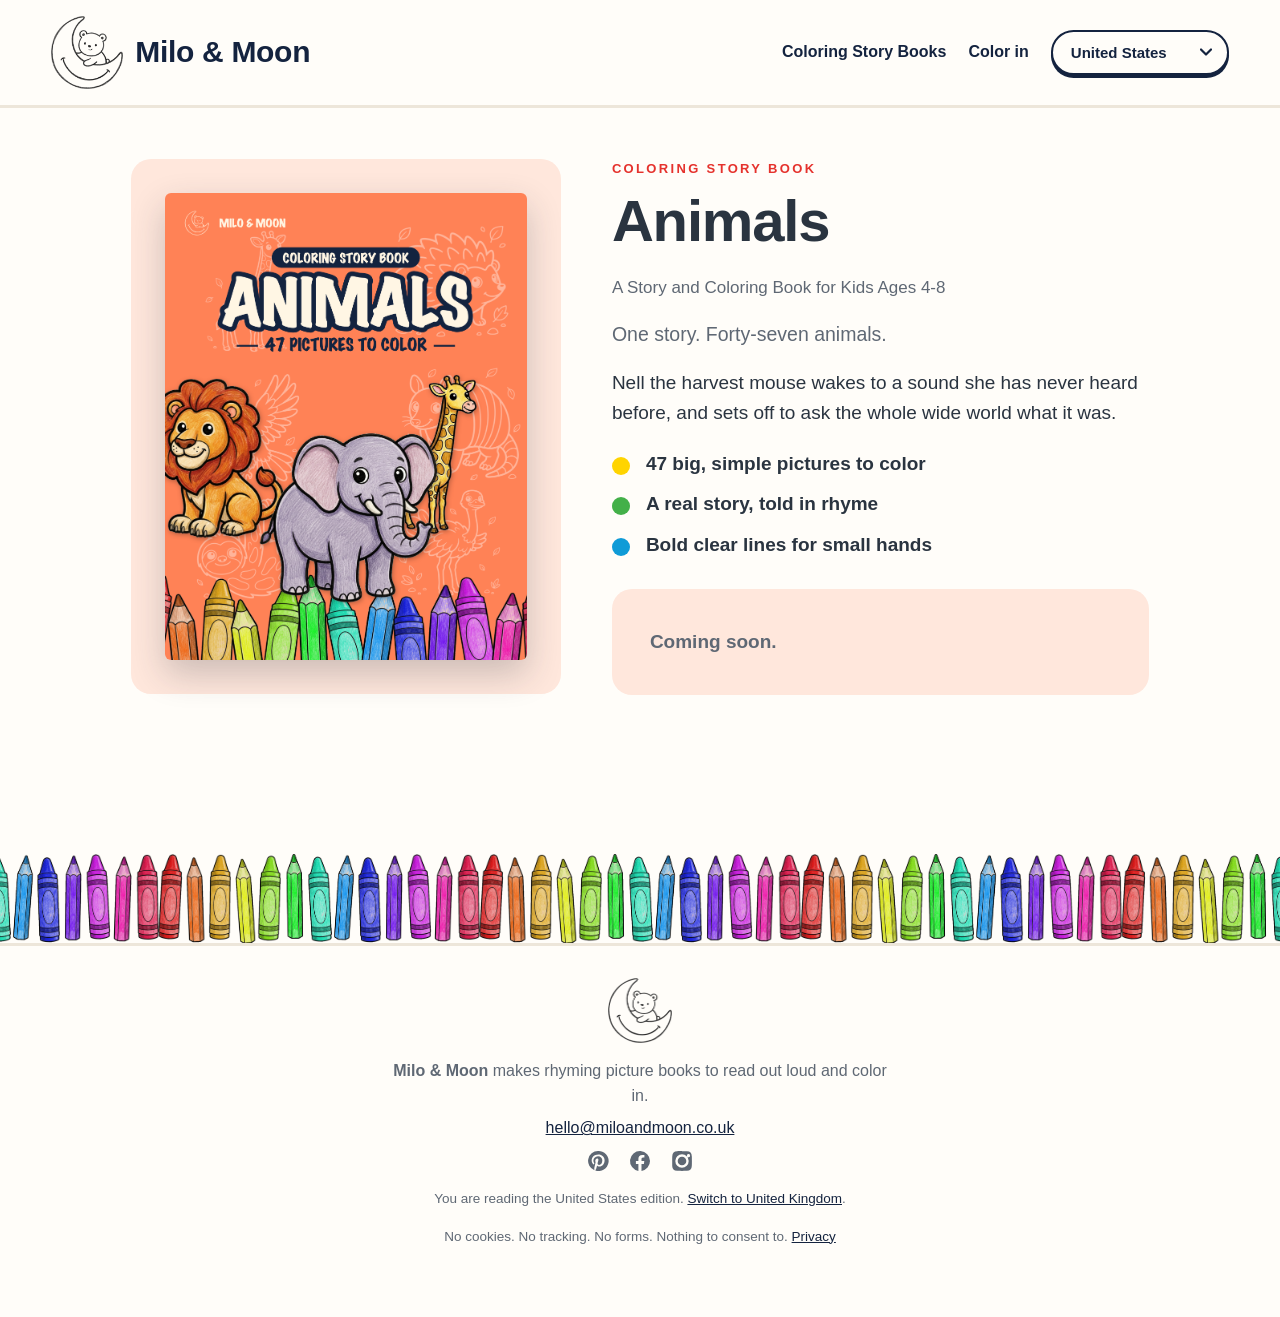
<file: us/books/animals/index.html>
<!doctype html>
<html lang="en-US">
<head>
<meta charset="utf-8">
<meta name="viewport" content="width=device-width, initial-scale=1">
<title>Animals — Milo &amp; Moon</title>
<meta name="description" content="One story. Forty-seven animals. A Story and Coloring Book for Kids Ages 4-8. 47 big pictures to color and one rhyming story, for ages 4 to 8.">
<link rel="canonical" href="https://miloandmoon.co.uk/us/books/animals/">
<link rel="alternate" hreflang="en-GB" href="https://miloandmoon.co.uk/books/animals/">
<link rel="alternate" hreflang="en-US" href="https://miloandmoon.co.uk/us/books/animals/">
<link rel="alternate" hreflang="x-default" href="https://miloandmoon.co.uk/books/animals/">
<meta property="og:type" content="website">
<meta property="og:site_name" content="Milo &amp; Moon">
<meta property="og:locale" content="en_US">
<meta property="og:title" content="Animals — Milo &amp; Moon">
<meta property="og:description" content="One story. Forty-seven animals. A Story and Coloring Book for Kids Ages 4-8. 47 big pictures to color and one rhyming story, for ages 4 to 8.">
<meta property="og:url" content="https://miloandmoon.co.uk/us/books/animals/">
<meta property="og:image" content="https://miloandmoon.co.uk/books/animals/cover-us.png">
<meta name="twitter:card" content="summary_large_image">
<meta name="twitter:image" content="https://miloandmoon.co.uk/books/animals/cover-us.png">
<link rel="stylesheet" href="/style.css?v=e9f7b842">
<link rel="icon" href="/favicon.ico" sizes="any">
<link rel="icon" href="/favicon-32.png" type="image/png" sizes="32x32">
<link rel="apple-touch-icon" href="/apple-touch-icon.png">
<script type="application/ld+json">{"@context": "https://schema.org", "@type": "Book", "name": "Animals", "author": {"@type": "Organization", "name": "Milo & Moon"}, "publisher": {"@type": "Organization", "name": "Milo & Moon"}, "bookFormat": "https://schema.org/Paperback", "inLanguage": "en-US", "numberOfPages": 100, "image": "https://miloandmoon.co.uk/books/animals/cover-us.png", "description": "Nell the harvest mouse wakes to a sound she has never heard before, and sets off to ask the whole wide world what it was.", "typicalAgeRange": "4-8"}</script>
</head>
<body style="--field:#FFE7DC">
<a class="skip" href="#main">Skip to content</a>
<header class="site">
  <a class="brand" href="/us/">
    <img src="/brand/logo.png" alt="" width="515" height="520">
    <span>Milo &amp; Moon</span>
  </a>
  <nav>
    <a href="/us/coloring-story-books/">Coloring Story Books</a>
    <a href="/colors/">Color in</a>
    <label class="lang">
      <span class="vh">Edition</span>
      <select onchange="location.href=this.value"><option value="/books/animals/">United Kingdom</option><option value="/us/books/animals/" selected>United States</option></select>
    </label>
  </nav>
</header>
<main id="main">

  <article class="title">
    <div class="art"><img src="/books/animals/cover-us.png"
      alt="Front cover of ANIMALS, a coloring story book"
      width="900" height="1165"></div>
    <div class="copy">
      <p class="eyebrow">Coloring Story Book</p>
      <h1>Animals</h1>
      <p class="sub">A Story and Coloring Book for Kids Ages 4-8</p>
      <p class="lede">One story. Forty-seven animals.</p>
      <p>Nell the harvest mouse wakes to a sound she has never heard before, and sets off to ask the whole wide world what it was.</p>
      <ul class="bullets"><li>47 big, simple pictures to color</li><li>A real story, told in rhyme</li><li>Bold clear lines for small hands</li></ul>
      <p class="buy soon">Coming soon.</p>
      
    </div>
  </article>

</main>
<div class="crayons" role="presentation"></div>
<footer class="site">
  <img src="/brand/logo.png" alt="" width="515" height="520">
  <p><strong>Milo &amp; Moon</strong> makes rhyming picture books to read out loud and color in.</p>
  <p><a href="mailto:hello@miloandmoon.co.uk">hello@miloandmoon.co.uk</a></p>
  <p class="social"><a href="https://www.pinterest.co.uk/miloandmoonbooks/" rel="me noopener" aria-label="Pinterest" title="Pinterest"><svg viewBox="0 0 24 24" width="24" height="24" aria-hidden="true"><path fill="currentColor" d="M12 2a10 10 0 0 0-3.6 19.3c-.1-.8-.2-2 0-2.9l1.2-5.1s-.3-.6-.3-1.5c0-1.4.8-2.4 1.8-2.4.9 0 1.3.6 1.3 1.4 0 .9-.5 2.2-.8 3.4-.2 1 .5 1.8 1.5 1.8 1.8 0 3.2-1.9 3.2-4.7 0-2.4-1.8-4.1-4.3-4.1-2.9 0-4.6 2.2-4.6 4.5 0 .9.3 1.8.8 2.3.1.1.1.2.1.3l-.3 1.1c0 .2-.1.2-.3.1-1.3-.6-2-2.4-2-3.9 0-3.2 2.3-6.1 6.7-6.1 3.5 0 6.2 2.5 6.2 5.8 0 3.5-2.2 6.3-5.2 6.3-1 0-2-.5-2.3-1.2l-.6 2.4c-.2.9-.8 2-1.2 2.6A10 10 0 1 0 12 2z"/></svg></a><a href="https://www.facebook.com/miloandmoonbooks" rel="me noopener" aria-label="Facebook" title="Facebook"><svg viewBox="0 0 24 24" width="24" height="24" aria-hidden="true"><path fill="currentColor" d="M22 12a10 10 0 1 0-11.6 9.9v-7H7.9V12h2.5V9.8c0-2.5 1.5-3.9 3.8-3.9 1.1 0 2.2.2 2.2.2v2.5h-1.3c-1.2 0-1.6.8-1.6 1.6V12h2.8l-.4 2.9h-2.4v7A10 10 0 0 0 22 12z"/></svg></a><a href="https://www.instagram.com/miloandmoonbooks/" rel="me noopener" aria-label="Instagram" title="Instagram"><svg viewBox="0 0 24 24" width="24" height="24" aria-hidden="true"><path fill="currentColor" d="M12 2.2c3.2 0 3.6 0 4.9.1 3.3.1 4.8 1.7 4.9 4.9.1 1.3.1 1.7.1 4.8s0 3.6-.1 4.9c-.1 3.2-1.7 4.8-4.9 4.9-1.3.1-1.7.1-4.9.1s-3.6 0-4.9-.1c-3.2-.1-4.8-1.7-4.9-4.9C2.2 15.6 2.2 15.2 2.2 12s0-3.6.1-4.9c.1-3.2 1.7-4.8 4.9-4.9 1.3-.1 1.7-.1 4.8-.1zm0 3.1a6.7 6.7 0 1 0 0 13.4 6.7 6.7 0 0 0 0-13.4zm0 11a4.3 4.3 0 1 1 0-8.6 4.3 4.3 0 0 1 0 8.6zm6.9-11.2a1.6 1.6 0 1 0 0 3.1 1.6 1.6 0 0 0 0-3.1z"/></svg></a></p>
  <p class="fine">You are reading the United States edition.
     <a href="/books/animals/">Switch to United Kingdom</a>.</p>
  <p class="fine">No cookies. No tracking. No forms. Nothing to consent to.
     <a href="/privacy/">Privacy</a></p>
</footer>
</body>
</html>
</file>
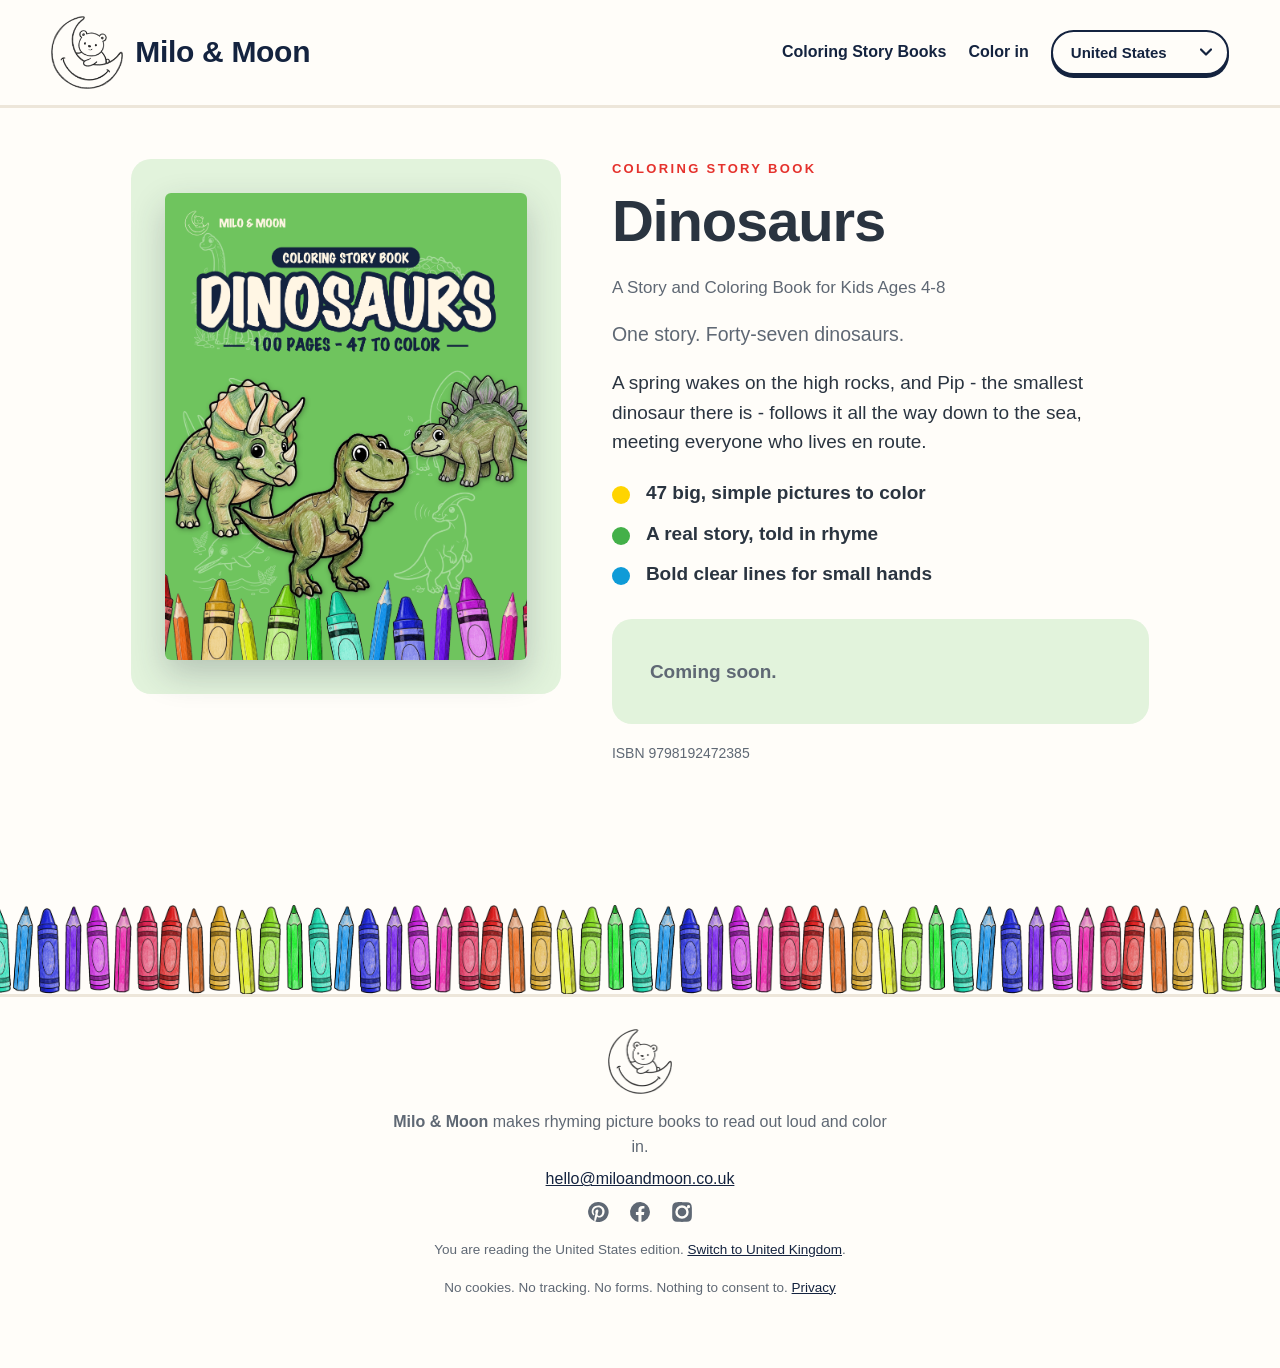
<file: us/books/dinosaurs/index.html>
<!doctype html>
<html lang="en-US">
<head>
<meta charset="utf-8">
<meta name="viewport" content="width=device-width, initial-scale=1">
<title>Dinosaurs — Milo &amp; Moon</title>
<meta name="description" content="One story. Forty-seven dinosaurs. A Story and Coloring Book for Kids Ages 4-8. 47 big pictures to color and one rhyming story, for ages 4 to 8.">
<link rel="canonical" href="https://miloandmoon.co.uk/us/books/dinosaurs/">
<link rel="alternate" hreflang="en-GB" href="https://miloandmoon.co.uk/books/dinosaurs/">
<link rel="alternate" hreflang="en-US" href="https://miloandmoon.co.uk/us/books/dinosaurs/">
<link rel="alternate" hreflang="x-default" href="https://miloandmoon.co.uk/books/dinosaurs/">
<meta property="og:type" content="website">
<meta property="og:site_name" content="Milo &amp; Moon">
<meta property="og:locale" content="en_US">
<meta property="og:title" content="Dinosaurs — Milo &amp; Moon">
<meta property="og:description" content="One story. Forty-seven dinosaurs. A Story and Coloring Book for Kids Ages 4-8. 47 big pictures to color and one rhyming story, for ages 4 to 8.">
<meta property="og:url" content="https://miloandmoon.co.uk/us/books/dinosaurs/">
<meta property="og:image" content="https://miloandmoon.co.uk/books/dinosaurs/cover-us.png">
<meta name="twitter:card" content="summary_large_image">
<meta name="twitter:image" content="https://miloandmoon.co.uk/books/dinosaurs/cover-us.png">
<link rel="stylesheet" href="/style.css?v=e9f7b842">
<link rel="icon" href="/favicon.ico" sizes="any">
<link rel="icon" href="/favicon-32.png" type="image/png" sizes="32x32">
<link rel="apple-touch-icon" href="/apple-touch-icon.png">
<script type="application/ld+json">{"@context": "https://schema.org", "@type": "Book", "name": "Dinosaurs", "author": {"@type": "Organization", "name": "Milo & Moon"}, "publisher": {"@type": "Organization", "name": "Milo & Moon"}, "bookFormat": "https://schema.org/Paperback", "inLanguage": "en-US", "numberOfPages": 100, "isbn": "9798192472385", "image": "https://miloandmoon.co.uk/books/dinosaurs/cover-us.png", "description": "A spring wakes on the high rocks, and Pip - the smallest dinosaur there is - follows it all the way down to the sea, meeting everyone who lives en route.", "typicalAgeRange": "4-8"}</script>
</head>
<body style="--field:#E2F3DC">
<a class="skip" href="#main">Skip to content</a>
<header class="site">
  <a class="brand" href="/us/">
    <img src="/brand/logo.png" alt="" width="515" height="520">
    <span>Milo &amp; Moon</span>
  </a>
  <nav>
    <a href="/us/coloring-story-books/">Coloring Story Books</a>
    <a href="/colors/">Color in</a>
    <label class="lang">
      <span class="vh">Edition</span>
      <select onchange="location.href=this.value"><option value="/books/dinosaurs/">United Kingdom</option><option value="/us/books/dinosaurs/" selected>United States</option></select>
    </label>
  </nav>
</header>
<main id="main">

  <article class="title">
    <div class="art"><img src="/books/dinosaurs/cover-us.png"
      alt="Front cover of DINOSAURS, a coloring story book"
      width="900" height="1165"></div>
    <div class="copy">
      <p class="eyebrow">Coloring Story Book</p>
      <h1>Dinosaurs</h1>
      <p class="sub">A Story and Coloring Book for Kids Ages 4-8</p>
      <p class="lede">One story. Forty-seven dinosaurs.</p>
      <p>A spring wakes on the high rocks, and Pip - the smallest dinosaur there is - follows it all the way down to the sea, meeting everyone who lives en route.</p>
      <ul class="bullets"><li>47 big, simple pictures to color</li><li>A real story, told in rhyme</li><li>Bold clear lines for small hands</li></ul>
      <p class="buy soon">Coming soon.</p>
      <p class="isbn">ISBN 9798192472385</p>
    </div>
  </article>

</main>
<div class="crayons" role="presentation"></div>
<footer class="site">
  <img src="/brand/logo.png" alt="" width="515" height="520">
  <p><strong>Milo &amp; Moon</strong> makes rhyming picture books to read out loud and color in.</p>
  <p><a href="mailto:hello@miloandmoon.co.uk">hello@miloandmoon.co.uk</a></p>
  <p class="social"><a href="https://www.pinterest.co.uk/miloandmoonbooks/" rel="me noopener" aria-label="Pinterest" title="Pinterest"><svg viewBox="0 0 24 24" width="24" height="24" aria-hidden="true"><path fill="currentColor" d="M12 2a10 10 0 0 0-3.6 19.3c-.1-.8-.2-2 0-2.9l1.2-5.1s-.3-.6-.3-1.5c0-1.4.8-2.4 1.8-2.4.9 0 1.3.6 1.3 1.4 0 .9-.5 2.2-.8 3.4-.2 1 .5 1.8 1.5 1.8 1.8 0 3.2-1.9 3.2-4.7 0-2.4-1.8-4.1-4.3-4.1-2.9 0-4.6 2.2-4.6 4.5 0 .9.3 1.8.8 2.3.1.1.1.2.1.3l-.3 1.1c0 .2-.1.2-.3.1-1.3-.6-2-2.4-2-3.9 0-3.2 2.3-6.1 6.7-6.1 3.5 0 6.2 2.5 6.2 5.8 0 3.5-2.2 6.3-5.2 6.3-1 0-2-.5-2.3-1.2l-.6 2.4c-.2.9-.8 2-1.2 2.6A10 10 0 1 0 12 2z"/></svg></a><a href="https://www.facebook.com/miloandmoonbooks" rel="me noopener" aria-label="Facebook" title="Facebook"><svg viewBox="0 0 24 24" width="24" height="24" aria-hidden="true"><path fill="currentColor" d="M22 12a10 10 0 1 0-11.6 9.9v-7H7.9V12h2.5V9.8c0-2.5 1.5-3.9 3.8-3.9 1.1 0 2.2.2 2.2.2v2.5h-1.3c-1.2 0-1.6.8-1.6 1.6V12h2.8l-.4 2.9h-2.4v7A10 10 0 0 0 22 12z"/></svg></a><a href="https://www.instagram.com/miloandmoonbooks/" rel="me noopener" aria-label="Instagram" title="Instagram"><svg viewBox="0 0 24 24" width="24" height="24" aria-hidden="true"><path fill="currentColor" d="M12 2.2c3.2 0 3.6 0 4.9.1 3.3.1 4.8 1.7 4.9 4.9.1 1.3.1 1.7.1 4.8s0 3.6-.1 4.9c-.1 3.2-1.7 4.8-4.9 4.9-1.3.1-1.7.1-4.9.1s-3.6 0-4.9-.1c-3.2-.1-4.8-1.7-4.9-4.9C2.2 15.6 2.2 15.2 2.2 12s0-3.6.1-4.9c.1-3.2 1.7-4.8 4.9-4.9 1.3-.1 1.7-.1 4.8-.1zm0 3.1a6.7 6.7 0 1 0 0 13.4 6.7 6.7 0 0 0 0-13.4zm0 11a4.3 4.3 0 1 1 0-8.6 4.3 4.3 0 0 1 0 8.6zm6.9-11.2a1.6 1.6 0 1 0 0 3.1 1.6 1.6 0 0 0 0-3.1z"/></svg></a></p>
  <p class="fine">You are reading the United States edition.
     <a href="/books/dinosaurs/">Switch to United Kingdom</a>.</p>
  <p class="fine">No cookies. No tracking. No forms. Nothing to consent to.
     <a href="/privacy/">Privacy</a></p>
</footer>
</body>
</html>
</file>
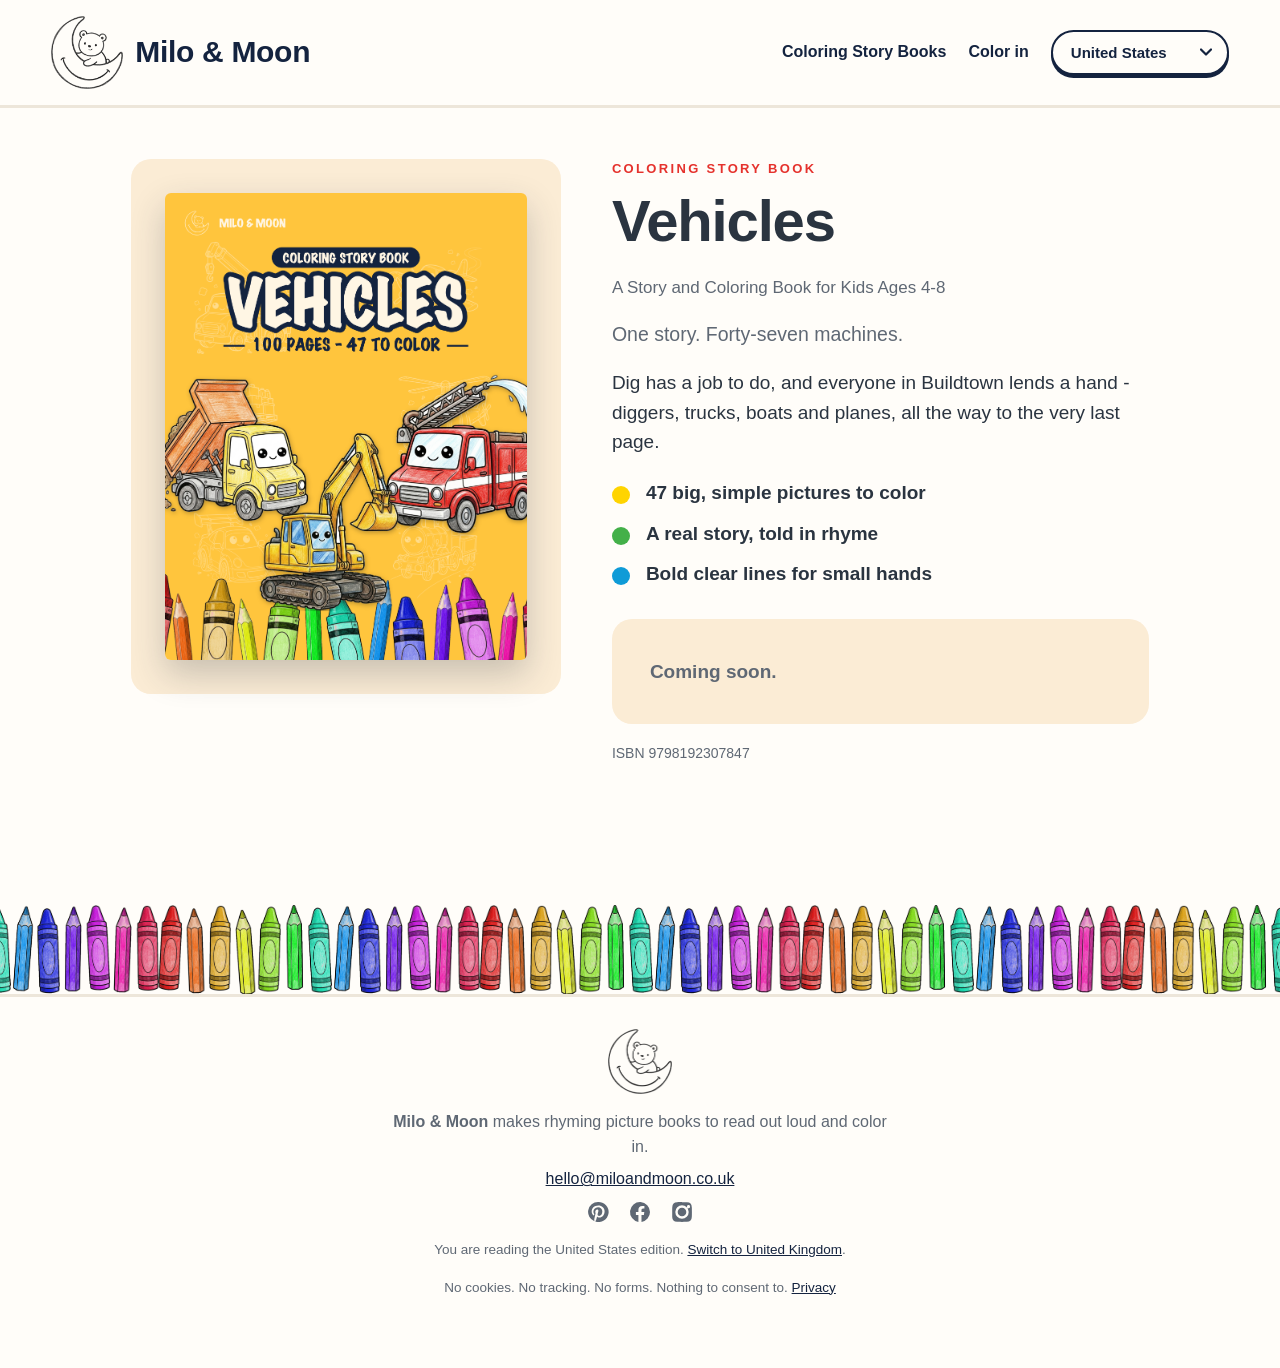
<file: us/books/vehicles/index.html>
<!doctype html>
<html lang="en-US">
<head>
<meta charset="utf-8">
<meta name="viewport" content="width=device-width, initial-scale=1">
<title>Vehicles — Milo &amp; Moon</title>
<meta name="description" content="One story. Forty-seven machines. A Story and Coloring Book for Kids Ages 4-8. 47 big pictures to color and one rhyming story, for ages 4 to 8.">
<link rel="canonical" href="https://miloandmoon.co.uk/us/books/vehicles/">
<link rel="alternate" hreflang="en-GB" href="https://miloandmoon.co.uk/books/vehicles/">
<link rel="alternate" hreflang="en-US" href="https://miloandmoon.co.uk/us/books/vehicles/">
<link rel="alternate" hreflang="x-default" href="https://miloandmoon.co.uk/books/vehicles/">
<meta property="og:type" content="website">
<meta property="og:site_name" content="Milo &amp; Moon">
<meta property="og:locale" content="en_US">
<meta property="og:title" content="Vehicles — Milo &amp; Moon">
<meta property="og:description" content="One story. Forty-seven machines. A Story and Coloring Book for Kids Ages 4-8. 47 big pictures to color and one rhyming story, for ages 4 to 8.">
<meta property="og:url" content="https://miloandmoon.co.uk/us/books/vehicles/">
<meta property="og:image" content="https://miloandmoon.co.uk/books/vehicles/cover-us.png">
<meta name="twitter:card" content="summary_large_image">
<meta name="twitter:image" content="https://miloandmoon.co.uk/books/vehicles/cover-us.png">
<link rel="stylesheet" href="/style.css?v=e9f7b842">
<link rel="icon" href="/favicon.ico" sizes="any">
<link rel="icon" href="/favicon-32.png" type="image/png" sizes="32x32">
<link rel="apple-touch-icon" href="/apple-touch-icon.png">
<script type="application/ld+json">{"@context": "https://schema.org", "@type": "Book", "name": "Vehicles", "author": {"@type": "Organization", "name": "Milo & Moon"}, "publisher": {"@type": "Organization", "name": "Milo & Moon"}, "bookFormat": "https://schema.org/Paperback", "inLanguage": "en-US", "numberOfPages": 100, "isbn": "9798192307847", "image": "https://miloandmoon.co.uk/books/vehicles/cover-us.png", "description": "Dig has a job to do, and everyone in Buildtown lends a hand - diggers, trucks, boats and planes, all the way to the very last page.", "typicalAgeRange": "4-8"}</script>
</head>
<body style="--field:#FBECD5">
<a class="skip" href="#main">Skip to content</a>
<header class="site">
  <a class="brand" href="/us/">
    <img src="/brand/logo.png" alt="" width="515" height="520">
    <span>Milo &amp; Moon</span>
  </a>
  <nav>
    <a href="/us/coloring-story-books/">Coloring Story Books</a>
    <a href="/colors/">Color in</a>
    <label class="lang">
      <span class="vh">Edition</span>
      <select onchange="location.href=this.value"><option value="/books/vehicles/">United Kingdom</option><option value="/us/books/vehicles/" selected>United States</option></select>
    </label>
  </nav>
</header>
<main id="main">

  <article class="title">
    <div class="art"><img src="/books/vehicles/cover-us.png"
      alt="Front cover of VEHICLES, a coloring story book"
      width="900" height="1165"></div>
    <div class="copy">
      <p class="eyebrow">Coloring Story Book</p>
      <h1>Vehicles</h1>
      <p class="sub">A Story and Coloring Book for Kids Ages 4-8</p>
      <p class="lede">One story. Forty-seven machines.</p>
      <p>Dig has a job to do, and everyone in Buildtown lends a hand - diggers, trucks, boats and planes, all the way to the very last page.</p>
      <ul class="bullets"><li>47 big, simple pictures to color</li><li>A real story, told in rhyme</li><li>Bold clear lines for small hands</li></ul>
      <p class="buy soon">Coming soon.</p>
      <p class="isbn">ISBN 9798192307847</p>
    </div>
  </article>

</main>
<div class="crayons" role="presentation"></div>
<footer class="site">
  <img src="/brand/logo.png" alt="" width="515" height="520">
  <p><strong>Milo &amp; Moon</strong> makes rhyming picture books to read out loud and color in.</p>
  <p><a href="mailto:hello@miloandmoon.co.uk">hello@miloandmoon.co.uk</a></p>
  <p class="social"><a href="https://www.pinterest.co.uk/miloandmoonbooks/" rel="me noopener" aria-label="Pinterest" title="Pinterest"><svg viewBox="0 0 24 24" width="24" height="24" aria-hidden="true"><path fill="currentColor" d="M12 2a10 10 0 0 0-3.6 19.3c-.1-.8-.2-2 0-2.9l1.2-5.1s-.3-.6-.3-1.5c0-1.4.8-2.4 1.8-2.4.9 0 1.3.6 1.3 1.4 0 .9-.5 2.2-.8 3.4-.2 1 .5 1.8 1.5 1.8 1.8 0 3.2-1.9 3.2-4.7 0-2.4-1.8-4.1-4.3-4.1-2.9 0-4.6 2.2-4.6 4.5 0 .9.3 1.8.8 2.3.1.1.1.2.1.3l-.3 1.1c0 .2-.1.2-.3.1-1.3-.6-2-2.4-2-3.9 0-3.2 2.3-6.1 6.7-6.1 3.5 0 6.2 2.5 6.2 5.8 0 3.5-2.2 6.3-5.2 6.3-1 0-2-.5-2.3-1.2l-.6 2.4c-.2.9-.8 2-1.2 2.6A10 10 0 1 0 12 2z"/></svg></a><a href="https://www.facebook.com/miloandmoonbooks" rel="me noopener" aria-label="Facebook" title="Facebook"><svg viewBox="0 0 24 24" width="24" height="24" aria-hidden="true"><path fill="currentColor" d="M22 12a10 10 0 1 0-11.6 9.9v-7H7.9V12h2.5V9.8c0-2.5 1.5-3.9 3.8-3.9 1.1 0 2.2.2 2.2.2v2.5h-1.3c-1.2 0-1.6.8-1.6 1.6V12h2.8l-.4 2.9h-2.4v7A10 10 0 0 0 22 12z"/></svg></a><a href="https://www.instagram.com/miloandmoonbooks/" rel="me noopener" aria-label="Instagram" title="Instagram"><svg viewBox="0 0 24 24" width="24" height="24" aria-hidden="true"><path fill="currentColor" d="M12 2.2c3.2 0 3.6 0 4.9.1 3.3.1 4.8 1.7 4.9 4.9.1 1.3.1 1.7.1 4.8s0 3.6-.1 4.9c-.1 3.2-1.7 4.8-4.9 4.9-1.3.1-1.7.1-4.9.1s-3.6 0-4.9-.1c-3.2-.1-4.8-1.7-4.9-4.9C2.2 15.6 2.2 15.2 2.2 12s0-3.6.1-4.9c.1-3.2 1.7-4.8 4.9-4.9 1.3-.1 1.7-.1 4.8-.1zm0 3.1a6.7 6.7 0 1 0 0 13.4 6.7 6.7 0 0 0 0-13.4zm0 11a4.3 4.3 0 1 1 0-8.6 4.3 4.3 0 0 1 0 8.6zm6.9-11.2a1.6 1.6 0 1 0 0 3.1 1.6 1.6 0 0 0 0-3.1z"/></svg></a></p>
  <p class="fine">You are reading the United States edition.
     <a href="/books/vehicles/">Switch to United Kingdom</a>.</p>
  <p class="fine">No cookies. No tracking. No forms. Nothing to consent to.
     <a href="/privacy/">Privacy</a></p>
</footer>
</body>
</html>
</file>
<file: style.css>
/* Milo & Moon — every colour here comes out of cover_layout.py and
   build_pdf.py, so the site and the printed books cannot drift apart. */
:root{
  --ink:#2A3440;              /* BODY_INK: the type on every printed cover */
  --accent:#14233F;           /* the brand navy, identical on all 11 covers */
  --badge-ink:#FFF6E4;        /* INK: the cream type inside the badge */
  --paper:#FFFDF9;            /* warm, not clinical white */
  --rule:#EDE6DA;
  --soft:#5F6874;
  /* ⚠️ FALLBACK ONLY — every page sets --field inline from cover_layout.tint().
     This literal is what shows if that ever stops happening, so it is written
     as the Vehicles tint and must be updated with it. */
  --field:#FBECD5;
  /* The crayon palette, straight from build_pdf.PALETTE. */
  --c1:#E5322D; --c2:#F5871F; --c3:#FFD400; --c4:#43B049;
  --c5:#0F9BD7; --c6:#7A4FBF; --c7:#EC5F9B; --c8:#00B39F;
  --round:"Baloo 2","Fredoka One",Fredoka,"Chalkboard SE",Seravek,
          "Avenir Next",-apple-system,"Segoe UI",sans-serif;
}
*{box-sizing:border-box}
html{scroll-behavior:smooth}
body{margin:0;background:var(--paper);color:var(--ink);font-family:var(--round);
  font-size:19px;line-height:1.55;-webkit-font-smoothing:antialiased}
.vh{position:absolute;width:1px;height:1px;overflow:hidden;clip:rect(0 0 0 0)}
.skip{position:absolute;left:-9999px}
.skip:focus{left:8px;top:8px;background:var(--accent);color:#fff;padding:8px 14px;
  border-radius:6px;z-index:20}
a{color:var(--accent)}
img{max-width:100%;height:auto}

/* ── header ─────────────────────────────────────────── */
header.site{display:flex;flex-wrap:wrap;gap:14px 28px;align-items:center;
  justify-content:space-between;padding:16px clamp(16px,4vw,52px);
  background:var(--paper);border-bottom:3px solid var(--rule)}
.brand{display:flex;align-items:center;gap:12px;text-decoration:none;
  color:var(--accent);font-weight:800;font-size:clamp(22px,2.6vw,30px);
  letter-spacing:-.01em}
.brand img{width:clamp(52px,6vw,72px);height:auto}
header nav{display:flex;align-items:center;gap:22px;font-size:16px}
header nav a{text-decoration:none;font-weight:700}
header nav a:hover{color:var(--c1)}
/* The edition picker. It stays a native <select> on purpose — on a phone that
   opens the OS wheel, which is a better control than anything rebuilt in
   div-and-JavaScript, and it needs no script at all. Only the chrome is
   restyled: appearance:none removes the system look, and the chevron is an
   inline SVG data URI so it costs no request. */
.lang{position:relative;display:inline-flex;align-items:center}
.lang select{appearance:none;-webkit-appearance:none;font:inherit;
  font-family:var(--round);font-size:15px;font-weight:700;
  padding:9px 40px 9px 18px;border:2.5px solid var(--accent);border-radius:999px;
  background-color:var(--paper);color:var(--accent);cursor:pointer;
  box-shadow:0 3px 0 var(--accent);transition:transform .12s,box-shadow .12s;
  background-image:url("data:image/svg+xml;charset=utf-8,%3Csvg xmlns='http://www.w3.org/2000/svg' viewBox='0 0 12 8'%3E%3Cpath d='M1 1.5 6 6.5l5-5' fill='none' stroke='%2314233F' stroke-width='2.2' stroke-linecap='round' stroke-linejoin='round'/%3E%3C/svg%3E");
  background-repeat:no-repeat;background-position:right 15px center;
  background-size:12px 8px}
.lang select:hover{background-color:#F3FAFA}
.lang select:active{transform:translateY(3px);box-shadow:none}
.lang select:focus-visible{outline:3px solid var(--c3);outline-offset:3px}

main{max-width:1120px;margin:0 auto;padding:clamp(26px,4vw,56px) clamp(16px,4vw,52px) 70px}

/* ── hero ───────────────────────────────────────────── */
.hero{display:grid;gap:clamp(26px,4vw,54px);align-items:center;
  grid-template-columns:minmax(0,1fr) minmax(0,1fr)}
.eyebrow{font-size:13px;font-weight:800;letter-spacing:.18em;text-transform:uppercase;
  color:var(--c1);margin:0 0 12px}
h1{font-size:clamp(34px,5.4vw,58px);line-height:1.04;margin:0 0 .4em;
  font-weight:800;letter-spacing:-.02em;text-wrap:balance}
h1 em{font-style:normal;color:var(--accent);
  text-decoration:underline;text-decoration-color:var(--c3);
  text-decoration-thickness:.16em;text-underline-offset:.06em}
.lede{font-size:19.5px;color:var(--soft);max-width:52ch;margin:0}
.lede.big{font-size:22px;max-width:46ch}
.cta{display:inline-block;margin-top:26px;background:var(--accent);color:#fff;
  text-decoration:none;font-weight:800;font-size:18px;padding:14px 30px;
  border-radius:999px;box-shadow:0 5px 0 #0d4a52;transition:transform .12s}
.cta:hover{transform:translateY(2px);box-shadow:0 3px 0 #0d4a52}
.cta:active{transform:translateY(5px);box-shadow:none}

/* Covers fanned out like books dropped on a table. */
.fan{display:flex;justify-content:center;align-items:flex-end}
/* ⚠️ Overlap is tuned so the TITLE on each cover stays readable. At -5.5%
   the next cover ate the word ANIMALS, which defeats the point of showing
   covers at all — the title IS the product. */
.fanned{display:block;width:40%;margin-inline:-3.4%;border-radius:8px;
  background:var(--field);padding:8px;transform:rotate(var(--tilt));
  box-shadow:0 12px 30px rgba(42,52,64,.2);transition:transform .18s}
.fanned:first-child{margin-left:0}
.fanned:last-child{margin-right:0}
.fanned:hover{transform:rotate(0deg) translateY(-10px) scale(1.05);z-index:3;
  position:relative}
.fanned img{display:block;border-radius:4px}

/* ── three facts ────────────────────────────────────── */
.pitch{display:grid;gap:18px;margin-top:clamp(40px,6vw,76px);
  grid-template-columns:repeat(auto-fit,minmax(210px,1fr))}
.bit{text-align:center;padding:26px 20px;border-radius:18px;background:var(--field)}
/* ⚠️ Two more retired pastels, used decoratively. Now the lagoon and blush
   TINTS, so the three facts sit on colours that belong to real books. */
.bit:nth-child(2){background:#D0F5F1}
.bit:nth-child(3){background:#FFE6F6}
.num{display:block;font-size:clamp(44px,6vw,62px);font-weight:800;line-height:1;
  color:var(--accent)}
.bit p{margin:10px 0 0;font-size:16.5px;color:var(--ink);font-weight:600}

/* ── badge heading, the device off every cover ──────── */
.badge{display:inline-block;background:var(--accent);color:var(--badge-ink);
  font-weight:800;font-size:clamp(24px,3.6vw,40px);letter-spacing:-.01em;
  padding:.42em 1.15em;border-radius:999px;margin:0 0 18px;
  box-shadow:0 0 0 7px var(--paper),0 0 0 11px var(--accent)}
.pagehead{margin:8px 0 clamp(30px,5vw,52px)}

/* ── book grid ──────────────────────────────────────── */
.books{display:grid;gap:clamp(20px,3vw,34px);
  grid-template-columns:repeat(auto-fit,minmax(260px,1fr))}
.book{display:block;text-decoration:none;color:var(--ink);border-radius:20px;
  background:var(--field);padding:22px 20px 24px;text-align:center;
  transform:rotate(var(--tilt));transition:transform .18s,box-shadow .18s;
  box-shadow:0 8px 0 rgba(42,52,64,.12)}
.book:hover{transform:rotate(0deg) translateY(-6px);
  box-shadow:0 16px 34px rgba(42,52,64,.22)}
.shelf{display:block;margin-bottom:16px}
.shelf img{display:block;width:100%;border-radius:6px;
  box-shadow:0 8px 20px rgba(42,52,64,.22)}
.meta{display:block}
.bt{display:block;font-size:26px;font-weight:800;line-height:1.1}
.bd{display:block;font-size:16px;color:var(--soft);margin:6px 0 12px}
.market{display:inline-block;font-size:12.5px;font-weight:800;letter-spacing:.03em;
  color:#fff;background:var(--accent);border-radius:999px;padding:5px 14px}
.market.soon{background:var(--c2);color:#3a2400}

/* ── one title ──────────────────────────────────────── */
.title{display:grid;gap:clamp(26px,4vw,52px);align-items:start;
  grid-template-columns:minmax(0,4fr) minmax(0,5fr)}
.art{background:var(--field);border-radius:20px;padding:clamp(18px,3vw,34px)}
.art img{display:block;border-radius:6px;box-shadow:0 14px 34px rgba(42,52,64,.24)}
.sub{font-size:17px;color:var(--soft);margin:0 0 18px}
.bullets{padding-left:0;margin:22px 0 0;list-style:none}
.bullets li{position:relative;padding-left:34px;margin-bottom:11px;font-weight:600}
.bullets li::before{content:"";position:absolute;left:0;top:.42em;width:18px;
  height:18px;border-radius:50%;background:var(--c3)}
.bullets li:nth-child(2)::before{background:var(--c4)}
.bullets li:nth-child(3)::before{background:var(--c5)}
.buy{margin-top:26px;font-weight:700}
.buy.soon{color:var(--soft)}
/* ⛔ A SECOND `.cta` RULE USED TO LIVE HERE AND IT BROKE THE HOME PAGE.
   `.cta` was already defined above — accent field, white type, a 3-D press on
   :hover and :active — and styling the new buy button meant writing a rule with
   the same class name three hundred lines further down. Being later, it won:
   the home page's "See the books" button turned dark-on-dark and its text
   vanished, because `var(--bg)` is not a variable this stylesheet declares and
   an invalid colour falls back to the inherited one.

   📌 Two lessons, and the second is the general one:
     1. An undeclared custom property fails SILENTLY. It does not warn, it
        inherits. Every `var(--x)` must match a `--x:` in :root.
     2. **Before adding a class, grep for it.** This is the same shape as the
        share card repeating the website hero's overlap bug — the tell is that
        the same NOUN appears twice, and here the noun was the class name.

   The buy button needs no rule of its own: the original `.cta` is already
   exactly what it should look like. */
.isbn{font-size:14px;color:var(--soft);margin:4px 0 0}

/* ── the colour-in holding page ─────────────────────── */
.soon{margin-top:30px;padding:clamp(22px,4vw,38px);background:var(--field);
  border-radius:20px;max-width:60ch}
.soon p{margin:0 0 14px}
.soon p:last-child{margin:0}

/* ── the finished examples on /colours ───────────────── */
/* ⛔ THE CLASS IS `finished`, NOT `coloured`, AND THAT IS LOAD-BEARING.
   `build_site.py` spell-localises the WHOLE page body for the US edition and
   cannot tell prose from an identifier, so `class="coloured"` became
   `class="colored"` in the markup while the stylesheet still said `.coloured`.
   The selector matched nothing: no grid, no `width:100%`, and every finished
   page fell back to its `width="520"` attribute. **The US page rendered the
   images at a different size from the UK one** — the only visible symptom of a
   rule that had already been written down and then broken.
   📌 Same fault as `/brand/coloured-digger.png` → `colored-digger.png`, which
   404'd every image on the US page and is why these files are called
   `finished-*`. The FILENAMES were fixed; the CLASS NAME was missed.
   ⚠️ Any string that is both content and identifier — class, id, anchor, query
   key, data attribute — must be dialect-free. Pick a synonym the localiser
   does not know. */
/* Three across on a desktop, one on a phone. `minmax(0,1fr)` not `1fr`:
   a bare 1fr refuses to shrink below the image's intrinsic width and the
   row overflows on a narrow screen instead of wrapping. */
.finished{display:grid;gap:18px;margin:28px 0;
  grid-template-columns:repeat(auto-fit,minmax(min(220px,100%),1fr))}
.finished figure{margin:0}
.finished img{width:100%;height:auto;display:block;border-radius:14px;
  background:#fff;border:1px solid rgba(0,0,0,.07)}

/* ── grouped under each book's cover ──────────────────── */
/* The cover leads the group so a reader arriving from the QR code inside one
   title can see at a glance which book these pages came from. */
.bookgroup{margin:40px 0 8px}
.bookgroup-head{display:flex;align-items:center;gap:18px;
  padding-bottom:14px;border-bottom:2px solid var(--field)}
.bookgroup-head h2{margin:0;font-size:clamp(21px,3vw,27px)}
.bookgroup-cover{width:clamp(64px,9vw,92px);height:auto;display:block;
  border-radius:5px;box-shadow:0 6px 16px rgba(42,52,64,.22)}
@media (max-width:430px){
  .bookgroup-head{gap:13px}
}
.finished figcaption{margin-top:8px;font-size:.9rem;color:var(--muted);
  text-align:center}

/* ── the crayon row, the series' signature device ───── */
.crayons{height:clamp(56px,7vw,92px);margin-top:clamp(40px,6vw,70px);
  background:url("/brand/crayons.png") repeat-x bottom center;
  background-size:auto 100%}

footer.site{border-top:3px solid var(--rule);padding:32px clamp(16px,4vw,52px) 60px;
  color:var(--soft);font-size:16px;text-align:center}
footer.site img{width:64px;margin-bottom:8px}
.social{display:flex;gap:18px;justify-content:center;margin:14px 0 10px}
.social a{color:var(--soft);display:inline-flex;transition:color .15s ease,
  transform .15s ease}
.social a:hover{color:var(--accent);transform:translateY(-2px)}
footer.site p{margin:0 auto 8px;max-width:56ch}
/* ⛔ 24px is WCAG 2.2 SC 2.5.8 AA, and the standalone footer links were 23px —
   one pixel under, which is exactly the kind of miss no one ever spots by eye.
   ⚠️ Only links that are ALONE in their paragraph get the box: 2.5.8 exempts
   inline text targets, and giving `Privacy` or `Switch to United States` a
   24px box mid-sentence would open up the line spacing of the prose they sit
   in. `:only-child` is the selector that encodes exactly that distinction. */
footer.site p > a:only-child{display:inline-flex;align-items:center;
  min-height:24px}
.fine{font-size:13.5px;margin-top:14px !important}

@media (max-width:820px){
  .hero,.title{grid-template-columns:1fr}
  /* ⛔ COVERS FIRST on a phone. Most visitors arrive by scanning the QR code
     printed in the book, so they land here on mobile — and in the desktop
     source order the covers sat below the headline, the lede and the button,
     roughly 1200px down. A book brand whose first mobile screen is a wall of
     text has buried the only thing that sells it. */
  .hero{display:flex;flex-direction:column}
  .hero .fan{order:-1;margin:0 0 26px}
  .fanned{width:44%;margin-inline:-2.6%}
  .lede{font-size:18px}
  h1{font-size:clamp(30px,8vw,42px)}
}
@media (max-width:560px){
  /* The nav wrapped mid-phrase — "Colouring / Story Books" over two lines and
     "Colour / in" over two more, three ragged rows of header before any
     content. Smaller, and never broken inside a label. */
  header.site{padding:12px 16px;gap:10px 16px}
  /* ⚠️ `space-between` with a 147px <select> overflowed the viewport by 29px —
     the edition control was clipped off the right edge. Let the row WRAP
     instead: the links stay left, the select keeps to the right, and on a
     narrow phone it drops to its own line rather than off the screen. */
  header nav{gap:10px 14px;font-size:14.5px;width:100%;flex-wrap:wrap;
    justify-content:flex-start}
  /* ⛔ 44px MINIMUM ON ANYTHING A THUMB HAS TO HIT. These links were 22px
     tall — the height of the type and nothing else — which is half the target
     size WCAG 2.5.8 and Apple's HIG both ask for, on the primary navigation of
     a site whose visitors arrive by scanning a QR code from inside a book, i.e.
     on a phone, one-handed, quite possibly with a child attached.
     ⚠️ The padding does the work, not the font size: the label stays 14.5px and
     looks identical. Vertical padding is the cheapest accessibility fix there
     is and it is invisible.
     📌 Links inside a SENTENCE are deliberately left alone — 2.5.8 exempts
     inline text targets, and boxing them out would wreck the line spacing of
     the footer prose. The rule is about controls, not about every anchor. */
  header nav a{white-space:nowrap;display:inline-flex;align-items:center;
    min-height:44px}
  .skip{min-height:44px;display:inline-flex;align-items:center}
  .lang{margin-left:auto}
  /* ⛔ THE RIGHT PADDING IS THE CHEVRON'S ROOM, NOT SPARE SPACE. This said
     `padding:6px 10px`, which shrank the select to fit the row — and shrank it
     by deleting the 40px right pad the base rule reserves for the arrow. The
     arrow is a background-image at `right 15px`, so it does not move when the
     padding does: on every phone it was painted straight over the last letter
     of "United Kingdom". 📌 Shorthand padding overrides all four sides; the one
     you were not thinking about is the one that breaks. */
  .lang select{font-size:14px;padding:6px 32px 6px 14px;max-width:100%;
    background-position:right 12px center}
  .brand{font-size:22px;gap:9px}
  .brand img{width:46px}
  .cta{width:100%;text-align:center}
}
</file>
